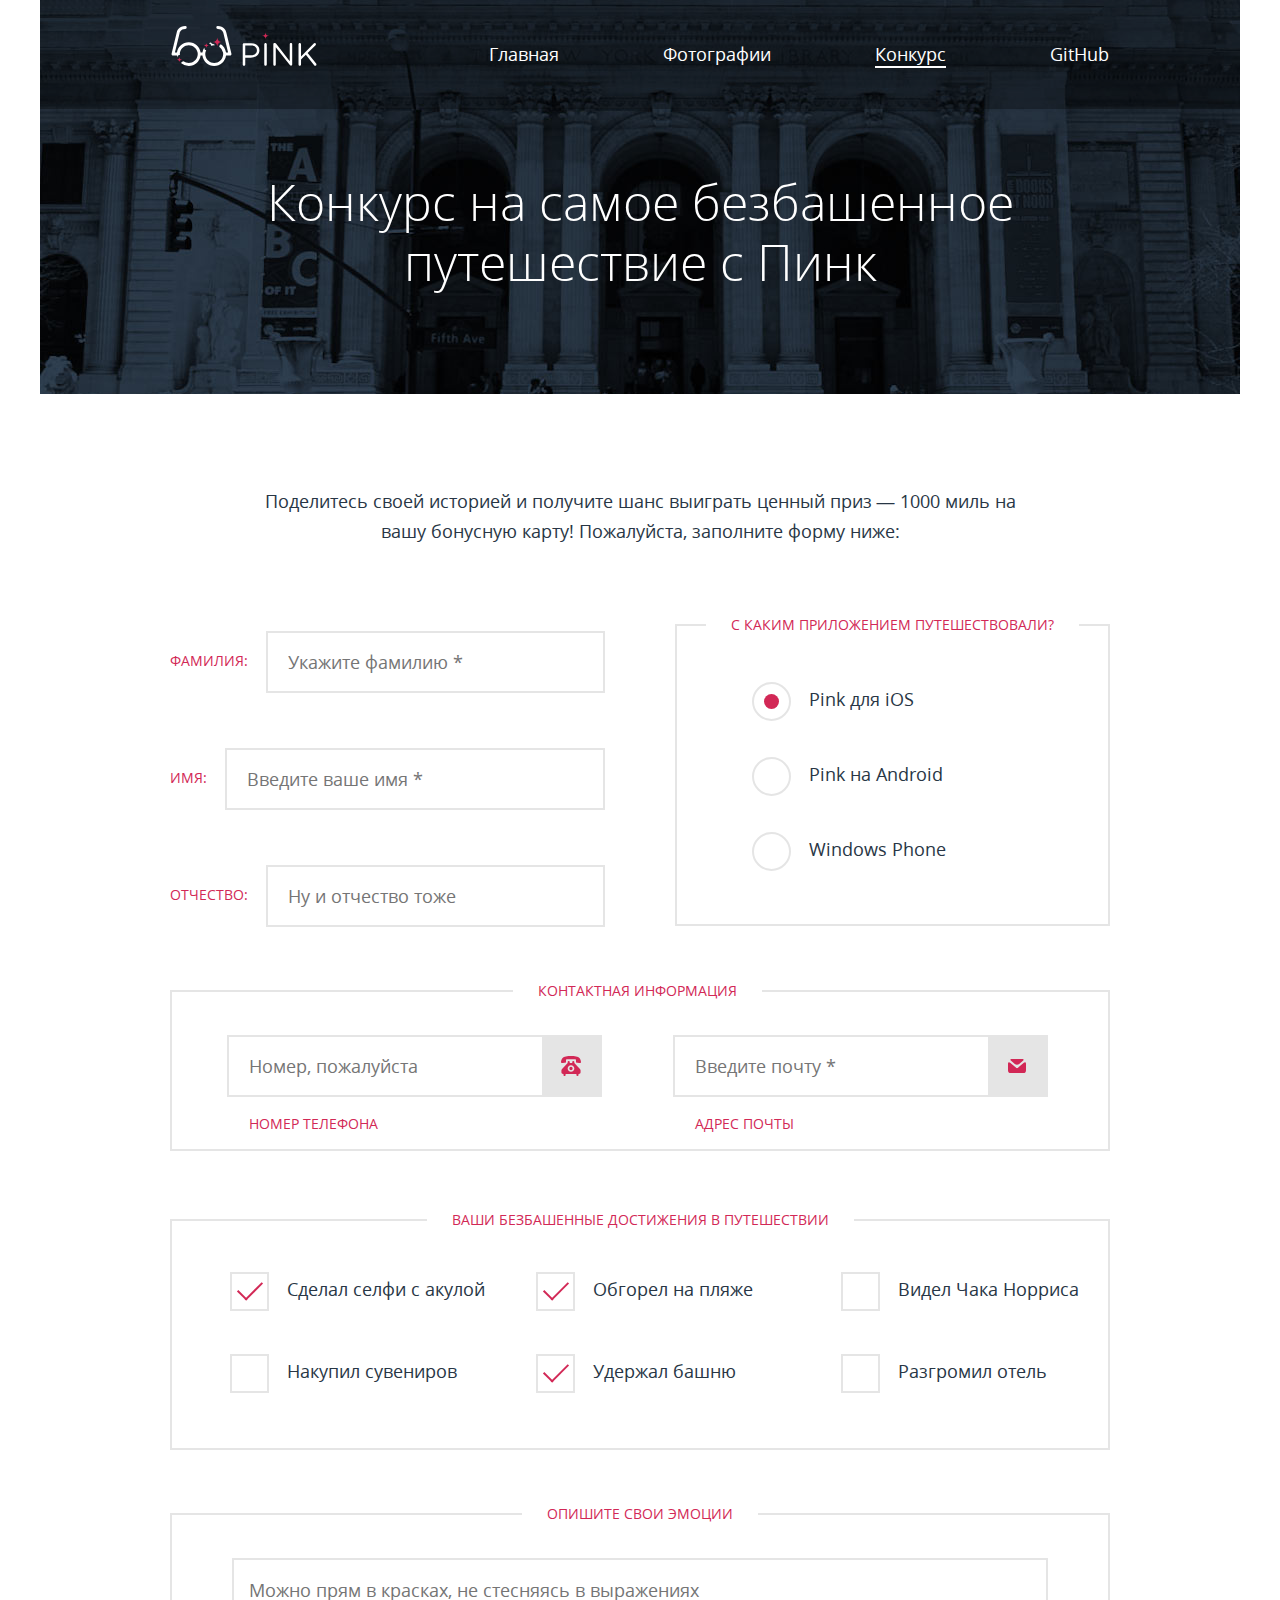
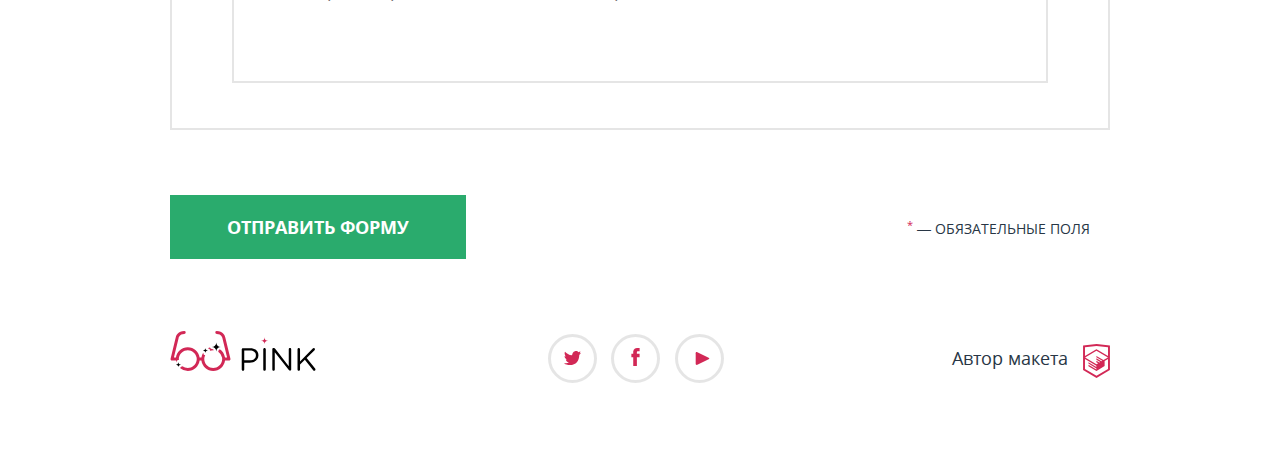
<file: form.html>
<!DOCTYPE html><html lang="ru"><head><meta charset="UTF-8"><meta name="viewport" content="width=device-width,initial-scale=1"><meta http-equiv="X-UA-Compatible" content="ie=edge"><meta name="description" content="Приложение поднимающее настроение"><link rel="preload" href="fonts/opensans.woff2" as="font"><link rel="preload" href="fonts/opensansbold.woff2" as="font"><link rel="preload" href="fonts/opensanslight.woff2" as="font"><link rel="stylesheet" href="css/first-style.min.css"><link rel="stylesheet" href="css/main-style.min.css" media="none" onload="if(media!='all')media='all'"><noscript><link rel="stylesheet" href="css/main-style.min.css"></noscript><title>Pink</title></head><body class="form-page"><div style="display:none"><svg xmlns="http://www.w3.org/2000/svg"><symbol id="icon-logo-facebook" viewbox="0 0 8.673 18.944"><path d="M6.275 3.357h2.398V0H5.795C2.656.181 1.54 2.387 1.948 6.115H0v3.517h1.958v9.312h3.837V9.632h2.857V6.115H5.786c-.021-1.045-.036-2.406.489-2.758z"></path></symbol><symbol id="icon-logo-htmlacademy" viewbox="0 0 26.943 34.09"><path d="M13.62.017L13.472 0 0 1.412v24.661l13.472 8.017 13.43-7.99.042-.026V1.412L13.62.017zm11.399 12.11L13.495 5.334l-.001-.104-.087.05-.088-.056v.109L1.925 12.118V3.147l11.547-1.212 11.547 1.212v8.98zm-11.614-5.34L24.923 13.5l-4.479 2.64-7.093-4.221-.013 1.415 5.904 3.513-.86.507-5.031-2.992-.013 1.415 3.827 2.275-.782.523-3.032-1.787-.013 1.413 1.852 1.091-1.8 1.081-11.356-6.751 11.371-6.835zm-11.48 8.34l11.411 6.791.015 1.044-7.941-4.728-.015 1.416 7.979 4.796.017 1.076-7.972-4.741-.013 1.415 8.021 4.821.045.026 8.143-4.872v-1.268l-.011-.148v-3.761l3.415-2.036v10.02L13.472 31.85 1.925 24.979v-9.852z"></path></symbol><symbol id="icon-logo-pink-blue-desktop" viewbox="0 0 146.3 40.375"><path d="M71.874 18.661c0-.708.58-1.288 1.256-1.288h7.18c5.087 0 8.436 2.704 8.436 7.146v.063c0 4.86-4.057 7.373-8.854 7.373h-5.475v6.825c0 .708-.58 1.287-1.289 1.287-.676 0-1.256-.58-1.256-1.287l.002-20.119zm8.114 10.98c3.734 0 6.182-1.996 6.182-4.959v-.062c0-3.221-2.414-4.894-6.053-4.894h-5.699v9.917h5.57v-.002zM93.603 18.5c0-.708.579-1.288 1.255-1.288.709 0 1.288.58 1.288 1.288v20.283a1.29 1.29 0 0 1-1.288 1.287c-.676 0-1.255-.579-1.255-1.287V18.5zm9.141.032c0-.676.58-1.256 1.256-1.256h.354c.58 0 .935.29 1.288.74l13.684 17.45V18.468c0-.676.547-1.256 1.256-1.256.676 0 1.225.58 1.225 1.256v20.349c0 .677-.48 1.19-1.158 1.19h-.129c-.548 0-.936-.321-1.318-.772l-13.976-17.867v17.449c0 .677-.547 1.257-1.257 1.257-.676 0-1.223-.58-1.223-1.257V18.532h-.002zm25.429-.032c0-.708.58-1.288 1.257-1.288.708 0 1.286.58 1.286 1.288v12.331l12.848-13.168c.29-.257.579-.451.998-.451.676 0 1.225.612 1.225 1.256 0 .354-.162.644-.42.901l-7.984 7.92 8.564 10.561c.225.291.354.547.354.936 0 .676-.577 1.288-1.285 1.288-.482 0-.807-.259-1.03-.58l-8.401-10.464-4.863 4.861v4.895a1.29 1.29 0 0 1-1.286 1.288c-.677 0-1.257-.58-1.257-1.288V18.5h-.006z"></path><path fill="#D22856" d="M98.498 9.875a3.623 3.623 0 0 1-3.623-3.624 3.625 3.625 0 0 1-3.625 3.624 3.625 3.625 0 0 1 3.625 3.624 3.623 3.623 0 0 1 3.623-3.624z"></path><g fill="#D22856"><path d="M43.094 19.313c.246 0 .489.014.73.033a2.491 2.491 0 0 0-2.136-1.221 1.994 1.994 0 0 1-1.884-1.354c-.727.208-1.425.482-2.089.816.062.017.122.038.188.038a2 2 0 0 1 2 2c0 .096-.015.188-.028.281 1-.382 2.084-.593 3.219-.593z"></path><path d="M60.462 28.016L55.287 6.651C54.926 4.303 52.694 0 46.688 0a1.5 1.5 0 1 0 0 3c4.856 0 5.575 3.729 5.639 4.143l4.767 19.701h-2.073c-.445-3.557-2.453-6.628-5.305-8.522a2.503 2.503 0 0 0-1.529 2.303c0 .088-.015.171-.026.256a9.034 9.034 0 0 1 3.829 5.965c.082.488.135.987.135 1.5 0 .512-.053 1.012-.135 1.5-.716 4.271-4.421 7.53-8.896 7.53-4.475 0-8.181-3.259-8.896-7.53a9.035 9.035 0 0 1-.135-1.5c0-.513.053-1.012.135-1.5a8.945 8.945 0 0 1 .808-2.484 1.994 1.994 0 0 1-1.852-1.984.739.739 0 0 0-.192-.488 11.95 11.95 0 0 0-1.795 4.957h-1.82c-.741-5.927-5.802-10.531-11.927-10.531S6.235 20.917 5.493 26.844H3.42L8.187 7.143C8.25 6.729 8.97 3 13.826 3a1.5 1.5 0 1 0 0-3C7.82 0 5.588 4.303 5.227 6.651L.052 28.016c-.266 1.109.531 1.826 1.426 1.826.012 0 .023.004.036.004h3.982c.079.629.215 1.237.387 1.831a.726.726 0 0 0 .102-.354 2 2 0 0 1 2-2c.166 0 .324.024.478.062a8.337 8.337 0 0 1-.074-1.042c0-.512.053-1.011.135-1.5.715-4.271 4.421-7.531 8.896-7.531s8.18 3.26 8.896 7.531c.082.489.135.988.135 1.5s-.053 1.012-.135 1.5c-.715 4.272-4.421 7.531-8.896 7.531a8.959 8.959 0 0 1-5.386-1.794c-.35.302-.8.491-1.299.491a.75.75 0 0 0-.749.748c0 .289-.065.563-.176.812a11.94 11.94 0 0 0 7.614 2.743c6.125 0 11.185-4.604 11.927-10.529h1.814c.742 5.926 5.802 10.529 11.927 10.529s11.186-4.604 11.927-10.529H59c.012 0 .023-.005.036-.005.895.002 1.692-.715 1.426-1.824z"></path></g><path d="M50.686 16.125a4.499 4.499 0 0 1-4.499-4.499 4.499 4.499 0 0 1-4.499 4.499 4.499 4.499 0 0 1 4.499 4.499 4.498 4.498 0 0 1 4.499-4.499zm-12.782 3.501a2.748 2.748 0 0 1-2.749-2.749 2.748 2.748 0 0 1-2.749 2.749 2.747 2.747 0 0 1 2.749 2.749 2.748 2.748 0 0 1 2.749-2.749zm-27.17 14.446a2.748 2.748 0 0 1-2.749-2.75c0 1.52-1.23 2.75-2.749 2.75a2.747 2.747 0 0 1 2.749 2.748 2.748 2.748 0 0 1 2.749-2.748z"></path></symbol><symbol id="icon-logo-pink-blue-mobile" viewbox="0 0 146.3 40.375"><path d="M71.874 18.661c0-.708.58-1.288 1.256-1.288h7.18c5.087 0 8.436 2.704 8.436 7.146v.063c0 4.86-4.057 7.373-8.854 7.373h-5.475v6.825c0 .708-.58 1.287-1.289 1.287-.676 0-1.256-.58-1.256-1.287l.002-20.119zm8.114 10.98c3.734 0 6.182-1.996 6.182-4.959v-.062c0-3.221-2.414-4.894-6.053-4.894h-5.699v9.917h5.57v-.002zM93.603 18.5c0-.708.579-1.288 1.255-1.288.709 0 1.288.58 1.288 1.288v20.283a1.29 1.29 0 0 1-1.288 1.287c-.676 0-1.255-.579-1.255-1.287V18.5zm9.141.032c0-.676.58-1.256 1.256-1.256h.354c.58 0 .935.29 1.288.74l13.684 17.45V18.468c0-.676.547-1.256 1.256-1.256.676 0 1.225.58 1.225 1.256v20.349c0 .677-.48 1.19-1.158 1.19h-.129c-.548 0-.936-.321-1.318-.772l-13.976-17.867v17.449c0 .677-.547 1.257-1.257 1.257-.676 0-1.223-.58-1.223-1.257V18.532h-.002zm25.429-.032c0-.708.58-1.288 1.257-1.288.708 0 1.286.58 1.286 1.288v12.331l12.848-13.16c.29-.257.579-.451.998-.451.676 0 1.225.612 1.225 1.256 0 .354-.162.644-.42.901l-7.984 7.92 8.564 10.561c.225.291.354.547.354.936 0 .676-.577 1.288-1.285 1.288-.482 0-.807-.259-1.03-.58l-8.401-10.464-4.863 4.861v4.895a1.29 1.29 0 0 1-1.286 1.288c-.677 0-1.257-.58-1.257-1.288V18.5h-.006z"></path><path fill="#D22856" d="M60.462 28.016L55.287 6.651C54.926 4.303 52.694 0 46.688 0a1.5 1.5 0 1 0 0 3c4.856 0 5.575 3.729 5.639 4.143l4.767 19.701h-2.073c-.742-5.927-5.802-10.531-11.927-10.531s-11.186 4.604-11.927 10.531h-1.82c-.741-5.927-5.802-10.531-11.927-10.531S6.235 20.917 5.493 26.844H3.42L8.187 7.143C8.25 6.729 8.97 3 13.826 3a1.5 1.5 0 1 0 0-3C7.82 0 5.588 4.303 5.227 6.651L.052 28.016c-.266 1.109.531 1.826 1.426 1.826.012 0 .023.004.036.004h3.982c.741 5.926 5.802 10.53 11.927 10.53s11.185-4.604 11.927-10.53h1.814c.742 5.926 5.802 10.53 11.927 10.53s11.186-4.604 11.927-10.53H59c.012 0 .023-.004.036-.004.895 0 1.692-.717 1.426-1.826zm-34.147 1.828c-.715 4.272-4.421 7.531-8.896 7.531s-8.18-3.259-8.896-7.531c-.082-.488-.135-.988-.135-1.5s.053-1.011.135-1.5c.715-4.271 4.421-7.531 8.896-7.531s8.18 3.26 8.896 7.531c.082.489.135.988.135 1.5s-.053 1.011-.135 1.5zm25.675 0c-.716 4.272-4.421 7.531-8.896 7.531-4.475 0-8.181-3.259-8.896-7.531-.082-.488-.135-.988-.135-1.5s.053-1.011.135-1.5c.716-4.271 4.421-7.531 8.896-7.531 4.475 0 8.181 3.26 8.896 7.531.082.489.135.988.135 1.5s-.053 1.011-.135 1.5z"></path></symbol><symbol id="icon-logo-pink-white-desktop" viewbox="0 0 146.3 40.375"><path d="M71.874 18.661c0-.708.58-1.288 1.256-1.288h7.18c5.087 0 8.436 2.704 8.436 7.146v.064c0 4.861-4.057 7.373-8.854 7.373h-5.475v6.825c0 .708-.58 1.288-1.288 1.288-.676 0-1.256-.58-1.256-1.288v-20.12zm8.114 10.98c3.734 0 6.182-1.996 6.182-4.959v-.063c0-3.22-2.414-4.894-6.053-4.894h-5.699v9.917h5.57v-.001zM93.603 18.5c0-.708.579-1.288 1.255-1.288.709 0 1.288.58 1.288 1.288v20.283a1.29 1.29 0 0 1-1.288 1.287c-.676 0-1.255-.579-1.255-1.287V18.5zm9.141.032c0-.676.58-1.256 1.256-1.256h.354c.58 0 .935.29 1.288.74l13.684 17.45V18.468c0-.676.547-1.256 1.256-1.256.676 0 1.224.58 1.224 1.256v20.349c0 .676-.481 1.19-1.158 1.19h-.129c-.548 0-.935-.321-1.319-.772l-13.975-17.868v17.45c0 .676-.547 1.256-1.256 1.256-.676 0-1.223-.58-1.223-1.256V18.532h-.002zm25.429-.032c0-.708.58-1.288 1.257-1.288.708 0 1.286.58 1.286 1.288v12.331l12.848-13.168c.29-.257.579-.451.998-.451.676 0 1.225.612 1.225 1.256 0 .354-.162.644-.42.901l-7.984 7.92 8.564 10.561c.225.291.354.547.354.935 0 .676-.578 1.288-1.286 1.288-.483 0-.806-.258-1.03-.58l-8.402-10.463-4.863 4.861v4.894a1.29 1.29 0 0 1-1.286 1.288c-.677 0-1.257-.58-1.257-1.288V18.5h-.004z"></path><path fill="#D22856" d="M98.498 9.875a3.623 3.623 0 0 1-3.623-3.624 3.625 3.625 0 0 1-3.625 3.624 3.625 3.625 0 0 1 3.625 3.624 3.623 3.623 0 0 1 3.623-3.624z"></path><path d="M43.094 19.313c.246 0 .489.014.73.033a2.491 2.491 0 0 0-2.136-1.221 1.994 1.994 0 0 1-1.884-1.354c-.727.208-1.425.482-2.089.816.062.017.122.038.188.038a2 2 0 0 1 2 2c0 .096-.015.188-.028.281 1-.382 2.084-.593 3.219-.593z"></path><path d="M60.462 28.016L55.287 6.651C54.926 4.303 52.694 0 46.688 0a1.5 1.5 0 1 0 0 3c4.856 0 5.575 3.729 5.639 4.143l4.767 19.701h-2.073c-.445-3.557-2.453-6.628-5.305-8.522a2.503 2.503 0 0 0-1.529 2.303c0 .088-.015.171-.026.256a9.034 9.034 0 0 1 3.829 5.964c.082.489.135.988.135 1.5s-.053 1.012-.135 1.5c-.716 4.272-4.421 7.531-8.896 7.531-4.475 0-8.181-3.259-8.896-7.531-.082-.488-.135-.988-.135-1.5s.053-1.011.135-1.5a8.949 8.949 0 0 1 .808-2.483 1.995 1.995 0 0 1-1.852-1.985.743.743 0 0 0-.192-.489 11.954 11.954 0 0 0-1.795 4.958h-1.82c-.741-5.927-5.802-10.531-11.927-10.531S6.235 20.917 5.493 26.844H3.42L8.187 7.143C8.25 6.729 8.97 3 13.826 3a1.5 1.5 0 1 0 0-3C7.82 0 5.588 4.303 5.227 6.651L.052 28.016c-.266 1.109.531 1.826 1.426 1.826.012 0 .023.004.036.004h3.982c.079.628.215 1.237.387 1.831a.726.726 0 0 0 .102-.354 2 2 0 0 1 2-2c.166 0 .324.025.478.063a8.337 8.337 0 0 1-.074-1.042c0-.512.053-1.011.135-1.5.715-4.271 4.421-7.531 8.896-7.531s8.18 3.26 8.896 7.531c.082.489.135.988.135 1.5s-.053 1.012-.135 1.5c-.715 4.272-4.421 7.531-8.896 7.531a8.959 8.959 0 0 1-5.386-1.794c-.35.302-.8.491-1.299.491a.75.75 0 0 0-.749.748c0 .29-.065.564-.176.812a11.94 11.94 0 0 0 7.614 2.743c6.125 0 11.185-4.604 11.927-10.53h1.814c.742 5.926 5.802 10.53 11.927 10.53s11.186-4.604 11.927-10.53H59c.012 0 .023-.004.036-.004.895.001 1.692-.716 1.426-1.825z"></path><path fill="#D22856" d="M50.686 16.125a4.499 4.499 0 0 1-4.499-4.499 4.499 4.499 0 0 1-4.499 4.499 4.499 4.499 0 0 1 4.499 4.499 4.498 4.498 0 0 1 4.499-4.499zm-12.782 3.501a2.748 2.748 0 0 1-2.749-2.749 2.748 2.748 0 0 1-2.749 2.749 2.747 2.747 0 0 1 2.749 2.749 2.748 2.748 0 0 1 2.749-2.749zm-27.17 14.446a2.748 2.748 0 0 1-2.749-2.75c0 1.52-1.23 2.75-2.749 2.75a2.747 2.747 0 0 1 2.749 2.748 2.748 2.748 0 0 1 2.749-2.748z"></path></symbol><symbol id="icon-logo-pink-white-mobile" viewbox="0 0 74.426 22.859"><path d="M0 1.449C0 .741.58.161 1.256.161h7.18c5.087 0 8.436 2.704 8.436 7.147v.064c0 4.861-4.057 7.373-8.854 7.373H2.544v6.825c0 .708-.58 1.288-1.288 1.288C.58 22.859 0 22.279 0 21.571V1.449zm8.114 10.979c3.734 0 6.182-1.996 6.182-4.958v-.065c0-3.22-2.415-4.894-6.054-4.894H2.544v9.917h5.57zm13.615-11.14C21.729.58 22.308 0 22.983 0c.709 0 1.288.58 1.288 1.288v20.283c0 .708-.579 1.288-1.288 1.288-.676 0-1.255-.58-1.255-1.288V1.288zm9.141.032c0-.676.579-1.256 1.256-1.256h.354c.58 0 .934.29 1.288.74l13.684 17.45V1.256A1.256 1.256 0 0 1 48.707 0c.676 0 1.223.58 1.223 1.256v20.348c0 .676-.482 1.191-1.158 1.191h-.129c-.548 0-.934-.322-1.32-.772L33.349 4.153v17.45c0 .676-.547 1.256-1.255 1.256-.677 0-1.224-.58-1.224-1.256V1.32zm25.43-.032C56.3.58 56.879 0 57.556 0c.708 0 1.287.58 1.287 1.288v12.331L71.689.451c.29-.258.58-.451.999-.451.676 0 1.224.612 1.224 1.256 0 .354-.161.644-.419.901l-7.984 7.92 8.564 10.561c.225.29.354.547.354.934 0 .676-.579 1.288-1.287 1.288-.483 0-.806-.258-1.03-.58l-8.403-10.463-4.862 4.861v4.894c0 .708-.579 1.288-1.287 1.288-.677 0-1.256-.58-1.256-1.288V1.288z"></path></symbol><symbol id="icon-logo-pink-white-tablet" viewbox="0 0 146.3 40.375"><path d="M71.874 18.661c0-.708.58-1.288 1.256-1.288h7.18c5.087 0 8.436 2.704 8.436 7.146v.064c0 4.861-4.057 7.373-8.854 7.373h-5.475v6.825c0 .708-.58 1.288-1.288 1.288-.676 0-1.256-.58-1.256-1.288v-20.12zm8.114 10.98c3.734 0 6.182-1.996 6.182-4.959v-.063c0-3.22-2.414-4.894-6.053-4.894h-5.699v9.917h5.57v-.001zM93.603 18.5c0-.708.579-1.288 1.255-1.288.709 0 1.288.58 1.288 1.288v20.283a1.29 1.29 0 0 1-1.288 1.287c-.676 0-1.255-.579-1.255-1.287V18.5zm9.141.032c0-.676.58-1.256 1.256-1.256h.354c.58 0 .935.29 1.288.74l13.684 17.45V18.468c0-.676.547-1.256 1.256-1.256.676 0 1.224.58 1.224 1.256v20.349c0 .676-.481 1.19-1.158 1.19h-.129c-.548 0-.935-.321-1.319-.772l-13.975-17.868v17.45c0 .676-.547 1.256-1.256 1.256-.676 0-1.223-.58-1.223-1.256V18.532h-.002zm25.429-.032c0-.708.58-1.288 1.257-1.288.708 0 1.286.58 1.286 1.288v12.331l12.848-13.168c.29-.257.579-.451.998-.451.676 0 1.225.612 1.225 1.256 0 .354-.162.644-.42.901l-7.984 7.92 8.564 10.561c.225.291.354.547.354.935 0 .676-.578 1.288-1.286 1.288-.483 0-.806-.258-1.03-.58l-8.402-10.463-4.863 4.861v4.894a1.29 1.29 0 0 1-1.286 1.288c-.677 0-1.257-.58-1.257-1.288V18.5h-.004zm-67.711 9.516L55.287 6.651C54.926 4.303 52.694 0 46.688 0a1.5 1.5 0 1 0 0 3c4.856 0 5.575 3.729 5.639 4.143l4.767 19.701h-2.073c-.742-5.927-5.802-10.531-11.927-10.531s-11.186 4.604-11.927 10.531h-1.82c-.741-5.927-5.802-10.531-11.927-10.531S6.235 20.917 5.493 26.844H3.42L8.187 7.143C8.25 6.729 8.97 3 13.826 3a1.5 1.5 0 1 0 0-3C7.82 0 5.588 4.303 5.227 6.651L.052 28.016c-.266 1.109.531 1.826 1.426 1.826.012 0 .023.004.036.004h3.982c.741 5.926 5.802 10.53 11.927 10.53s11.185-4.604 11.927-10.53h1.814c.742 5.926 5.802 10.53 11.927 10.53s11.186-4.604 11.927-10.53H59c.012 0 .023-.004.036-.004.895 0 1.692-.717 1.426-1.826zm-34.147 1.828c-.715 4.272-4.421 7.531-8.896 7.531-4.475 0-8.18-3.259-8.896-7.531-.082-.488-.135-.988-.135-1.5s.053-1.011.135-1.5c.715-4.271 4.421-7.531 8.896-7.531 4.475 0 8.18 3.26 8.896 7.531.082.489.135.988.135 1.5s-.053 1.011-.135 1.5zm25.675 0c-.716 4.272-4.421 7.531-8.896 7.531-4.475 0-8.181-3.259-8.896-7.531-.082-.488-.135-.988-.135-1.5s.053-1.011.135-1.5c.716-4.271 4.421-7.531 8.896-7.531 4.475 0 8.181 3.26 8.896 7.531.082.489.135.988.135 1.5s-.053 1.011-.135 1.5z"></path></symbol><symbol id="icon-logo-twitter" viewbox="0 0 17.5 14.663"><path fill-rule="evenodd" clip-rule="evenodd" d="M11.283.153c1.736-.485 3.074.263 3.685 1.151.694-.226 1.372-.47 2.072-.691-.004.841-.538 1.478-.883 1.727.704.166 1.343-.48 1.343-.48-.175.976-1.035 1.746-1.611 1.977-.239 6.592-3.272 10.956-10.382 10.823h-.46c-.422 0-4.29-.45-5.047-1.843 2.341.192 4.011-.412 4.835-1.15-.989-.293-2.761-.464-3.07-2.881.362.105.583.223 1.228.117C1.757 8.067.385 7.366.461 5.218c.294.32 1.1.523 1.381.461C1.117 5.444-.188 2.398.921.843 2.794 2.654 4.769 4.364 8.29 4.528 8.506 2.288 9.461.787 11.283.153z"></path></symbol><symbol id="icon-logo-youtube" viewbox="0 0 14.64 13.96"><path d="M1.775 13.78C.799 14.257 0 13.758 0 12.671V1.29C0 .202.799-.295 1.775.181l12.133 5.932c.975.478.975 1.258 0 1.736L1.775 13.78z"></path></symbol><symbol id="icon-menu-burger" viewbox="0 0 49.945 24.007"><path d="M1.137 0C.51 0 0 .428 0 1.01v1.981c0 .558.494 1.01 1.139 1.01H48.81c.628 0 1.138-.428 1.138-1.01V1.01c0-.558-.494-1.01-1.138-1.01H1.137zm0 10.003c-.627 0-1.137.428-1.137 1.01v1.98c0 .557.494 1.01 1.139 1.01H48.81c.628 0 1.138-.428 1.138-1.01v-1.98c0-.558-.494-1.01-1.138-1.01H1.137zm0 10.002C.51 20.005 0 20.434 0 21.016v1.981c0 .557.494 1.01 1.139 1.01H48.81c.628 0 1.138-.428 1.138-1.01v-1.981c0-.558-.494-1.011-1.138-1.011H1.137z"></path><path d="M1.137 0C.51 0 0 .428 0 1.01v1.981c0 .558.494 1.01 1.139 1.01H48.81c.628 0 1.138-.428 1.138-1.01V1.01c0-.558-.494-1.01-1.138-1.01H1.137zm0 10.003c-.627 0-1.137.428-1.137 1.01v1.98c0 .557.494 1.01 1.139 1.01H48.81c.628 0 1.138-.428 1.138-1.01v-1.98c0-.558-.494-1.01-1.138-1.01H1.137zm0 10.002C.51 20.005 0 20.434 0 21.016v1.981c0 .557.494 1.01 1.139 1.01H48.81c.628 0 1.138-.428 1.138-1.01v-1.981c0-.558-.494-1.011-1.138-1.011H1.137z"></path></symbol><symbol id="icon-menu-cross" viewbox="0 0 23.867 23.867"><path d="M15.087 11.933l8.56-8.559a.75.75 0 0 0 0-1.061L21.554.22a.747.747 0 0 0-1.06 0l-8.561 8.56L3.373.22a.771.771 0 0 0-1.061 0L.22 2.313a.75.75 0 0 0 0 1.061l8.56 8.559-8.56 8.559a.751.751 0 0 0 0 1.062l2.093 2.094a.744.744 0 0 0 1.06 0l8.561-8.56 8.56 8.56a.746.746 0 0 0 1.06 0l2.093-2.094a.751.751 0 0 0 0-1.062l-8.56-8.559z"></path></symbol></svg></div><header class="page-header"><div class="page-header__logo-btn page-header__logo-btn--no-js"><a href="index.html" aria-label="Логотип сайта Pink" class="page-header__link"><svg class="page-header__logo page-header__logo--mobile" width="75" height="24"><use xlink:href="#icon-logo-pink-white-mobile"></use></svg> <svg class="page-header__logo page-header__logo--tablet" width="146" height="40"><use xlink:href="#icon-logo-pink-white-tablet"></use></svg> </a><button type="button" class="page-header__toggler" aria-label="Открыть или Закрыть Меню"><svg class="page-header__toggler-svg--cross" width="25" height="24"><use xlink:href="#icon-menu-cross"></use></svg> <svg class="page-header__toggler-svg--burger" width="50" height="24"><use xlink:href="#icon-menu-burger"></use></svg></button></div><nav class="main-nav"><a href="index.html" aria-label="Логотип сайта Pink"><svg class="page-header__logo page-header__logo--desktop" width="146" height="40"><use xlink:href="#icon-logo-pink-white-desktop"></use></svg></a><ul class="main-nav__list"><li class="main-nav__item"><a href="index.html" class="main-nav__link">Главная</a></li><li class="main-nav__item"><a href="photo.html" class="main-nav__link">Фотографии</a></li><li class="main-nav__item"><a href="#" class="main-nav__link main-nav__link--active">Конкурс</a></li><li class="main-nav__item"><a href="https://github.com/waytolax" class="main-nav__link">GitHub</a></li></ul></nav><div class="page-header__background"></div></header><main class="review-section"><h1 class="visually-hidden" tabindex="0">Форма для участия в конкурсе</h1><p class="review-section__legend" tabindex="0">Поделитесь своей историей и получите шанс выиграть ценный приз — 1000 миль на вашу бонусную карту! <span class="review-section__legend--desktop">Пожалуйста, заполните форму ниже:</span></p><form action="#" class="form"><fieldset class="form__fieldset form__fieldset--info"><div class="form__fieldset--info-wrapper"><label for="last_name" class="form__label">фамилия:</label> <input class="form__input" id="last_name" placeholder="Укажите фамилию *" name="last-name" required=""></div><div class="form__fieldset--info-wrapper"><label for="first_name" class="form__label">имя:</label> <input class="form__input" id="first_name" placeholder="Введите ваше имя *" required=""></div><div class="form__fieldset--info-wrapper"><label for="middle_name" class="form__label">отчество:</label> <input class="form__input" id="middle_name" placeholder="Ну и отчество тоже"></div></fieldset><fieldset class="form__fieldset form__fieldset--achieve"><legend class="form__legend" tabindex="0">Ваши безбашенные достижения в путешествии</legend><div class="form__inner"><input type="checkbox" id="achieve-selfi" checked=""> <label for="achieve-selfi" class="form__label">Сделал селфи с акулой</label> <input type="checkbox" id="achieve-beach" checked=""> <label for="achieve-beach" class="form__label">Обгорел на пляже</label> <input type="checkbox" id="achieve-chuck"> <label for="achieve-chuck" class="form__label">Видел Чака Норриса</label> <input type="checkbox" id="achieve-souvenir"> <label for="achieve-souvenir" class="form__label">Накупил сувениров</label> <input type="checkbox" id="achieve-tower" checked=""> <label for="achieve-tower" class="form__label">Удержал башню</label> <input type="checkbox" id="achieve-destroy"> <label for="achieve-destroy" class="form__label">Разгромил отель</label></div></fieldset><fieldset class="form__fieldset form__fieldset--contact"><legend class="form__legend">Контактная информация</legend><div class="form__inner"><div class="form__fieldset--contact-wrapper"><label for="phone-number" class="form__label">Номер телефона</label> <input class="form__input" type="tel" id="phone-number" placeholder="Номер, пожалуйста" pattern="[0-9]{1}-[0-9]{3}-[0-9]{7}"></div><div class="form__fieldset--contact-wrapper"><label for="email-adress" class="form__label">адрес почты</label> <input class="form__input" type="email" id="email-adress" placeholder="Введите почту *" required=""></div></div></fieldset><fieldset class="form__fieldset form__fieldset--app"><legend class="form__legend" tabindex="0">С каким приложением путешествовали?</legend><div class="form__inner"><input type="radio" name="app" id="app-ios" checked=""> <label for="app-ios" class="form__label">Pink для iOS</label> <input type="radio" name="app" id="app-android"> <label for="app-android" class="form__label">Pink на Android</label> <input type="radio" name="app" id="app-win"> <label for="app-win" class="form__label">Windows Phone</label></div></fieldset><fieldset class="form__fieldset form__fieldset--review"><legend class="form__legend" tabindex="0">Опишите свои эмоции</legend><textarea rows="5" placeholder="Можно прям в красках, не стесняясь в выражениях"></textarea></fieldset><div class="form__button-wrapper"><button class="form__button form__button--submit" type="submit" name="button">Отправить форму</button><p class="form__required" tabindex="0"><sup>*</sup> — обязательные поля</p></div></form><div class="form-popup form-popup--success"><h2 class="form-popup__title" tabindex="0">Ваша заявка отправлена</h2><p class="form-popup__text" tabindex="0">Спасибо за ваше участие, ваша заявка уже поступила к нам. В ближайшее время мы рассмотрим ее и оповестим вас.</p><div class="form-popup__inner"><button type="button" class="form__button form__button--close">ЗАКРЫТЬ ОКНО</button></div></div></main><footer class="page-footer"><div class="page-footer__logo"><a class="page-footer__link" href="index.html" aria-label="Логотип сайта Pink"><svg class="page-footer__svg-mobile" width="146" height="40"><use xlink:href="#icon-logo-pink-blue-mobile"></use></svg> <svg class="page-footer__svg-desktop" width="146" height="40"><use xlink:href="#icon-logo-pink-blue-desktop"></use></svg></a></div><ul class="page-footer__social social-list" aria-label="Наши социальные сети" tabindex="0"><li class="social-list__item"><a class="social-list__link social-list__link--twitter" href="https://twitter.com" aria-label="twitter"><svg width="19" height="14"><use xlink:href="#icon-logo-twitter"></use></svg></a></li><li class="social-list__item"><a class="social-list__link social-list__link--facebook" href="https://ru-ru.facebook.com" aria-label="facebook"><svg width="9" height="18"><use xlink:href="#icon-logo-facebook"></use></svg></a></li><li class="social-list__item"><a class="social-list__link social-list__link--youtube" href="https://www.youtube.com" aria-label="youtube"><svg width="15" height="13"><use xlink:href="#icon-logo-youtube"></use></svg></a></li></ul><div class="page-footer__copyright copyright"><b class="copyright__text" tabindex="0">Автор макета </b><a class="copyright__link" href="https://htmlacademy.ru/intensive/adaptive" target="_blank" aria-label="HTML Академия"><svg width="27" height="34"><use xlink:href="#icon-logo-htmlacademy"></use></svg></a></div></footer><script>var background = document.querySelector('.page-header__background');
    var isChrome = !!window.chrome && !!window.chrome.webstore;

    if (isChrome) {
        background.classList.add('webp');
    }</script><script async="" src="./js/toggler.min.js"></script><script async="" src="./js/popups.min.js"></script></body></html>
</file>
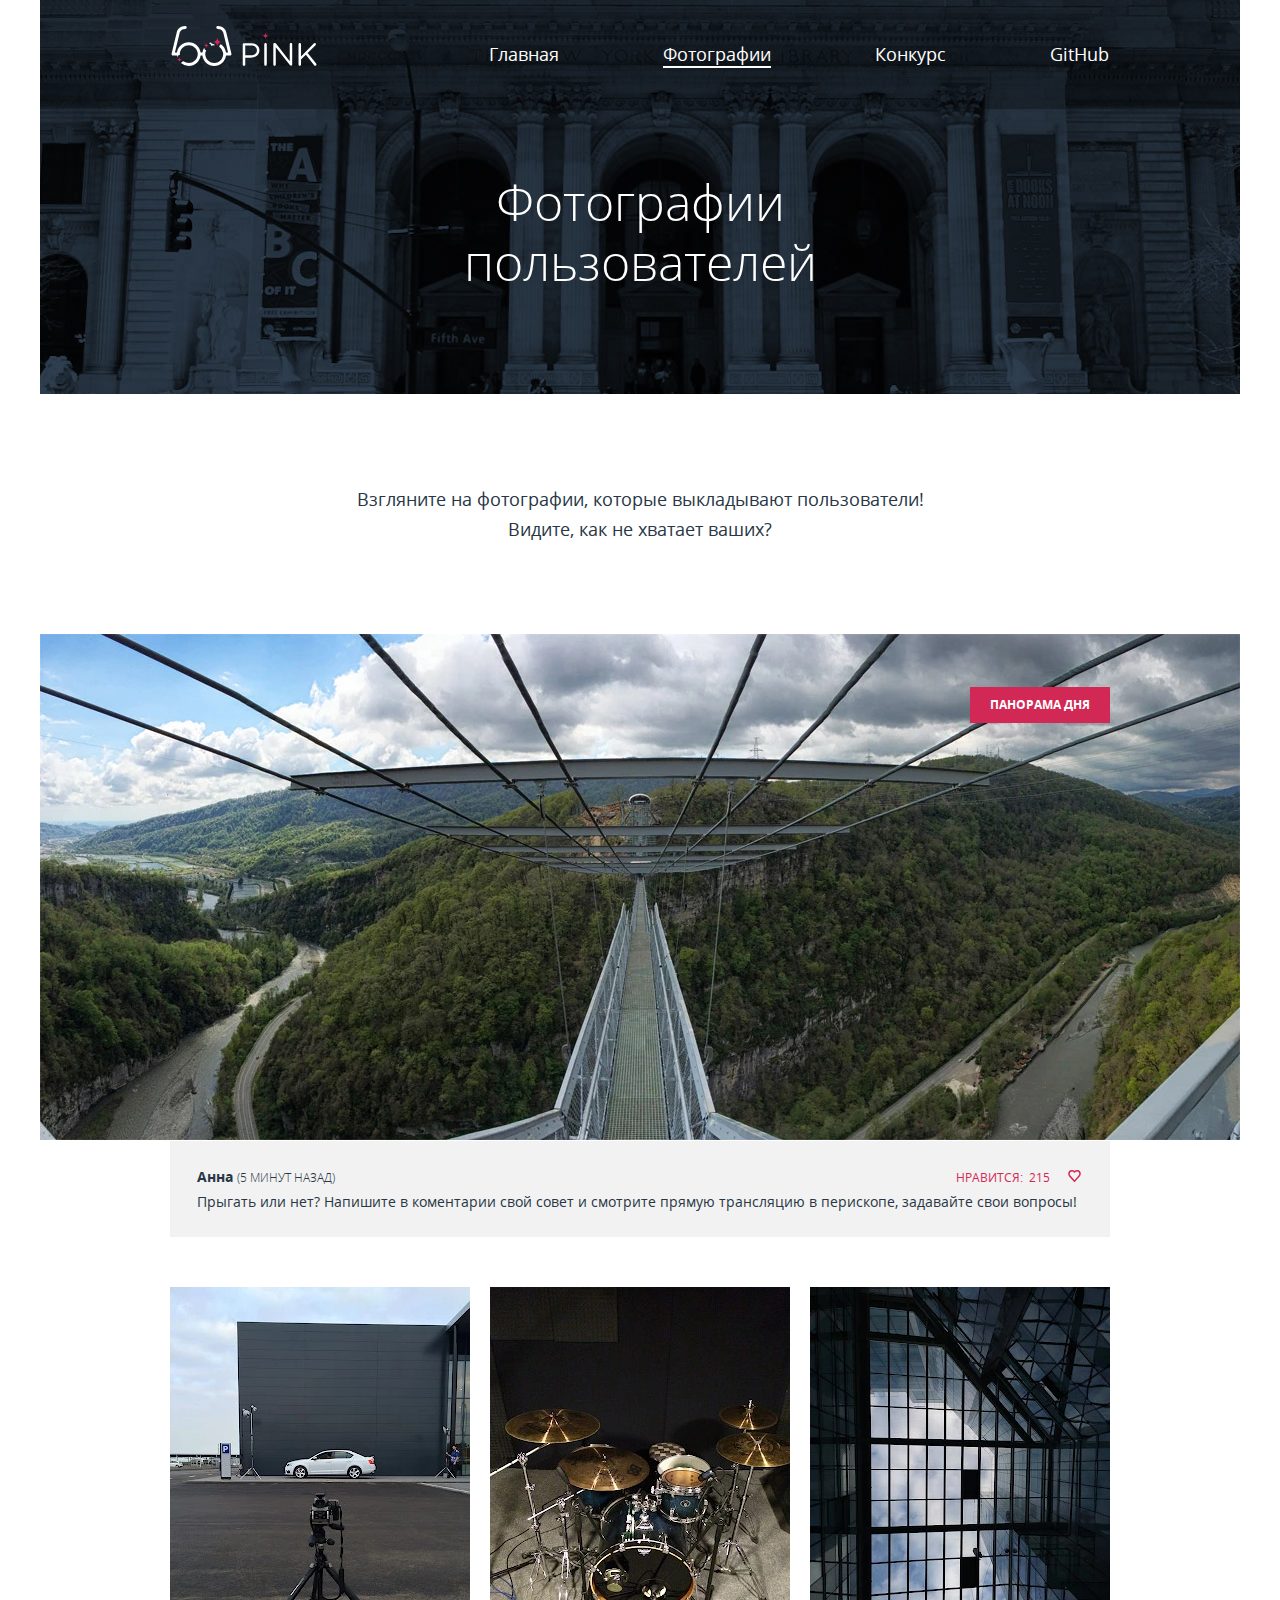
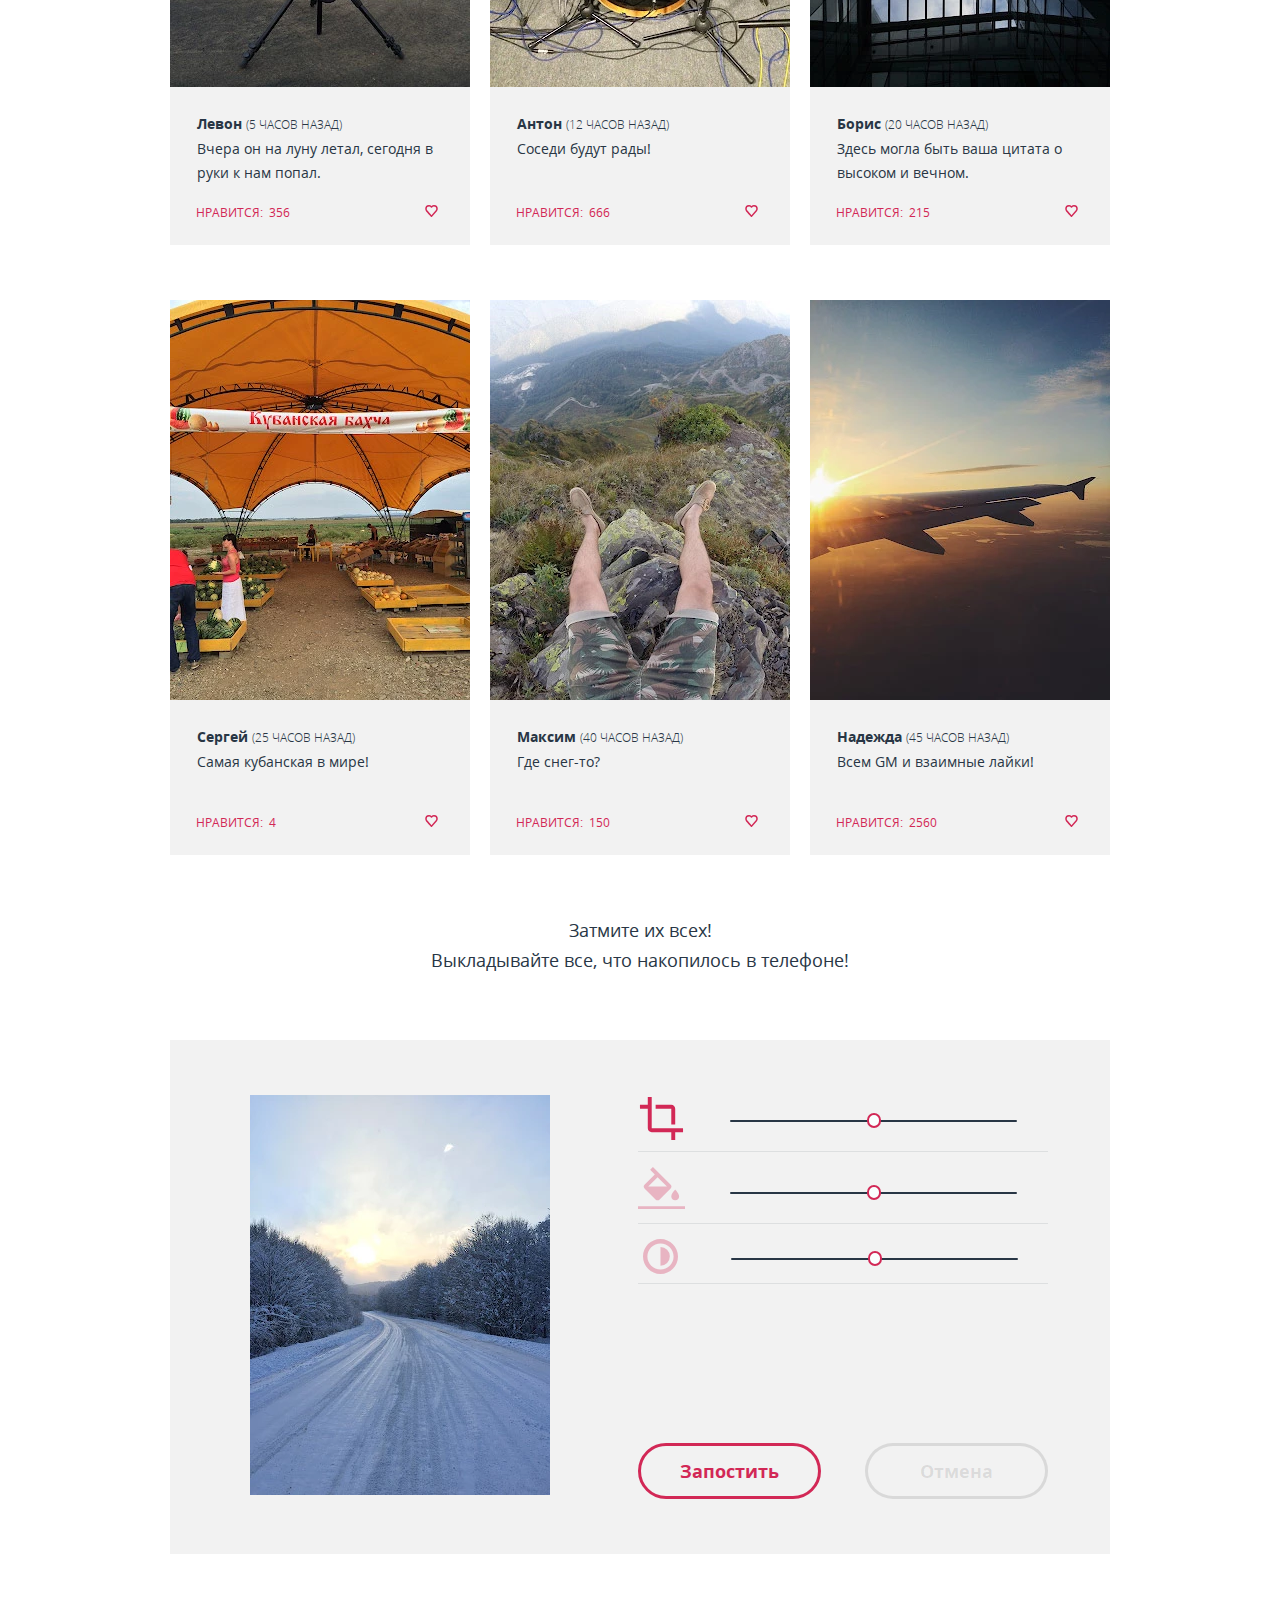
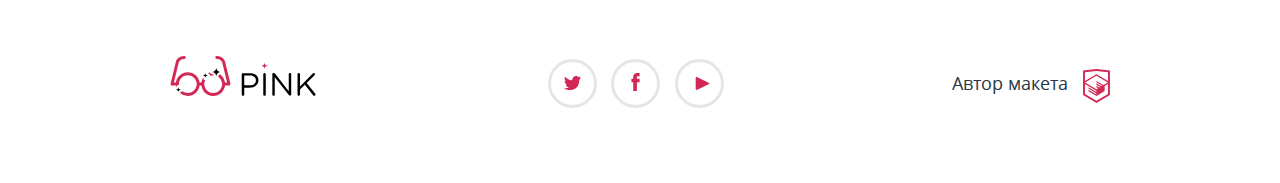
<file: photo.html>
<!DOCTYPE html><html lang="ru"><head><meta charset="UTF-8"><meta name="viewport" content="width=device-width,initial-scale=1"><meta http-equiv="X-UA-Compatible" content="ie=edge"><meta name="description" content="Приложение поднимающее настроение"><link rel="preload" href="fonts/opensans.woff2" as="font"><link rel="preload" href="fonts/opensansbold.woff2" as="font"><link rel="preload" href="fonts/opensanslight.woff2" as="font"><link rel="stylesheet" href="css/first-style.min.css"><link rel="stylesheet" href="css/main-style.min.css" media="none" onload="if(media!='all')media='all'"><noscript><link rel="stylesheet" href="css/main-style.min.css"></noscript><title>Pink</title><script>document.createElement("picture");</script><script src="js/picturefill.min.js" async=""></script></head><body class="photo-page"><div style="display:none"><svg xmlns="http://www.w3.org/2000/svg"><symbol id="icon-editor-contrast" viewbox="-35.422 -7.96 31.92 31.92"><path d="M-19.462-3.96c6.595 0 11.96 5.365 11.96 11.96s-5.365 11.96-11.96 11.96-11.96-5.365-11.96-11.96 5.365-11.96 11.96-11.96m0-4c-8.814 0-15.96 7.145-15.96 15.96 0 8.813 7.146 15.96 15.96 15.96S-3.502 16.813-3.502 8c0-8.815-7.146-15.96-15.96-15.96z"></path><path d="M-19.462 16.331a8.519 8.519 0 0 0 8.52-8.52 8.518 8.518 0 0 0-8.52-8.519"></path></symbol><symbol id="icon-editor-crop" viewbox="0 0 48 48"><path fill="none" d="M0 0h48v48H0V0z"></path><path d="M34 30h4V14c0-2.21-1.79-4-4-4H18v4h16v16zm-20 4V2h-4v8H2v4h8v20c0 2.21 1.79 4 4 4h20v8h4v-8h8v-4H14z"></path></symbol><symbol id="icon-editor-fill" viewbox="0 0 48 48"><path fill="none" d="M0 0h48v48H0V0z"></path><path d="M33.12 17.88L15.24 0l-2.83 2.83 4.76 4.76L6.88 17.88a3 3 0 0 0 0 4.24l11 11c.58.59 1.35.88 2.12.88s1.54-.29 2.12-.88l11-11a3 3 0 0 0 0-4.24zM10.41 20L20 10.42 29.59 20H10.41zM38 23s-4 4.33-4 7c0 2.21 1.79 4 4 4s4-1.79 4-4c0-2.67-4-7-4-7zM0 40h48v3H0z"></path></symbol><symbol id="icon-logo-facebook" viewbox="0 0 8.673 18.944"><path d="M6.275 3.357h2.398V0H5.795C2.656.181 1.54 2.387 1.948 6.115H0v3.517h1.958v9.312h3.837V9.632h2.857V6.115H5.786c-.021-1.045-.036-2.406.489-2.758z"></path></symbol><symbol id="icon-logo-htmlacademy" viewbox="0 0 26.943 34.09"><path d="M13.62.017L13.472 0 0 1.412v24.661l13.472 8.017 13.43-7.99.042-.026V1.412L13.62.017zm11.399 12.11L13.495 5.334l-.001-.104-.087.05-.088-.056v.109L1.925 12.118V3.147l11.547-1.212 11.547 1.212v8.98zm-11.614-5.34L24.923 13.5l-4.479 2.64-7.093-4.221-.013 1.415 5.904 3.513-.86.507-5.031-2.992-.013 1.415 3.827 2.275-.782.523-3.032-1.787-.013 1.413 1.852 1.091-1.8 1.081-11.356-6.751 11.371-6.835zm-11.48 8.34l11.411 6.791.015 1.044-7.941-4.728-.015 1.416 7.979 4.796.017 1.076-7.972-4.741-.013 1.415 8.021 4.821.045.026 8.143-4.872v-1.268l-.011-.148v-3.761l3.415-2.036v10.02L13.472 31.85 1.925 24.979v-9.852z"></path></symbol><symbol id="icon-logo-pink-blue-desktop" viewbox="0 0 146.3 40.375"><path d="M71.874 18.661c0-.708.58-1.288 1.256-1.288h7.18c5.087 0 8.436 2.704 8.436 7.146v.063c0 4.86-4.057 7.373-8.854 7.373h-5.475v6.825c0 .708-.58 1.287-1.289 1.287-.676 0-1.256-.58-1.256-1.287l.002-20.119zm8.114 10.98c3.734 0 6.182-1.996 6.182-4.959v-.062c0-3.221-2.414-4.894-6.053-4.894h-5.699v9.917h5.57v-.002zM93.603 18.5c0-.708.579-1.288 1.255-1.288.709 0 1.288.58 1.288 1.288v20.283a1.29 1.29 0 0 1-1.288 1.287c-.676 0-1.255-.579-1.255-1.287V18.5zm9.141.032c0-.676.58-1.256 1.256-1.256h.354c.58 0 .935.29 1.288.74l13.684 17.45V18.468c0-.676.547-1.256 1.256-1.256.676 0 1.225.58 1.225 1.256v20.349c0 .677-.48 1.19-1.158 1.19h-.129c-.548 0-.936-.321-1.318-.772l-13.976-17.867v17.449c0 .677-.547 1.257-1.257 1.257-.676 0-1.223-.58-1.223-1.257V18.532h-.002zm25.429-.032c0-.708.58-1.288 1.257-1.288.708 0 1.286.58 1.286 1.288v12.331l12.848-13.168c.29-.257.579-.451.998-.451.676 0 1.225.612 1.225 1.256 0 .354-.162.644-.42.901l-7.984 7.92 8.564 10.561c.225.291.354.547.354.936 0 .676-.577 1.288-1.285 1.288-.482 0-.807-.259-1.03-.58l-8.401-10.464-4.863 4.861v4.895a1.29 1.29 0 0 1-1.286 1.288c-.677 0-1.257-.58-1.257-1.288V18.5h-.006z"></path><path fill="#D22856" d="M98.498 9.875a3.623 3.623 0 0 1-3.623-3.624 3.625 3.625 0 0 1-3.625 3.624 3.625 3.625 0 0 1 3.625 3.624 3.623 3.623 0 0 1 3.623-3.624z"></path><g fill="#D22856"><path d="M43.094 19.313c.246 0 .489.014.73.033a2.491 2.491 0 0 0-2.136-1.221 1.994 1.994 0 0 1-1.884-1.354c-.727.208-1.425.482-2.089.816.062.017.122.038.188.038a2 2 0 0 1 2 2c0 .096-.015.188-.028.281 1-.382 2.084-.593 3.219-.593z"></path><path d="M60.462 28.016L55.287 6.651C54.926 4.303 52.694 0 46.688 0a1.5 1.5 0 1 0 0 3c4.856 0 5.575 3.729 5.639 4.143l4.767 19.701h-2.073c-.445-3.557-2.453-6.628-5.305-8.522a2.503 2.503 0 0 0-1.529 2.303c0 .088-.015.171-.026.256a9.034 9.034 0 0 1 3.829 5.965c.082.488.135.987.135 1.5 0 .512-.053 1.012-.135 1.5-.716 4.271-4.421 7.53-8.896 7.53-4.475 0-8.181-3.259-8.896-7.53a9.035 9.035 0 0 1-.135-1.5c0-.513.053-1.012.135-1.5a8.945 8.945 0 0 1 .808-2.484 1.994 1.994 0 0 1-1.852-1.984.739.739 0 0 0-.192-.488 11.95 11.95 0 0 0-1.795 4.957h-1.82c-.741-5.927-5.802-10.531-11.927-10.531S6.235 20.917 5.493 26.844H3.42L8.187 7.143C8.25 6.729 8.97 3 13.826 3a1.5 1.5 0 1 0 0-3C7.82 0 5.588 4.303 5.227 6.651L.052 28.016c-.266 1.109.531 1.826 1.426 1.826.012 0 .023.004.036.004h3.982c.079.629.215 1.237.387 1.831a.726.726 0 0 0 .102-.354 2 2 0 0 1 2-2c.166 0 .324.024.478.062a8.337 8.337 0 0 1-.074-1.042c0-.512.053-1.011.135-1.5.715-4.271 4.421-7.531 8.896-7.531s8.18 3.26 8.896 7.531c.082.489.135.988.135 1.5s-.053 1.012-.135 1.5c-.715 4.272-4.421 7.531-8.896 7.531a8.959 8.959 0 0 1-5.386-1.794c-.35.302-.8.491-1.299.491a.75.75 0 0 0-.749.748c0 .289-.065.563-.176.812a11.94 11.94 0 0 0 7.614 2.743c6.125 0 11.185-4.604 11.927-10.529h1.814c.742 5.926 5.802 10.529 11.927 10.529s11.186-4.604 11.927-10.529H59c.012 0 .023-.005.036-.005.895.002 1.692-.715 1.426-1.824z"></path></g><path d="M50.686 16.125a4.499 4.499 0 0 1-4.499-4.499 4.499 4.499 0 0 1-4.499 4.499 4.499 4.499 0 0 1 4.499 4.499 4.498 4.498 0 0 1 4.499-4.499zm-12.782 3.501a2.748 2.748 0 0 1-2.749-2.749 2.748 2.748 0 0 1-2.749 2.749 2.747 2.747 0 0 1 2.749 2.749 2.748 2.748 0 0 1 2.749-2.749zm-27.17 14.446a2.748 2.748 0 0 1-2.749-2.75c0 1.52-1.23 2.75-2.749 2.75a2.747 2.747 0 0 1 2.749 2.748 2.748 2.748 0 0 1 2.749-2.748z"></path></symbol><symbol id="icon-logo-pink-blue-mobile" viewbox="0 0 146.3 40.375"><path d="M71.874 18.661c0-.708.58-1.288 1.256-1.288h7.18c5.087 0 8.436 2.704 8.436 7.146v.063c0 4.86-4.057 7.373-8.854 7.373h-5.475v6.825c0 .708-.58 1.287-1.289 1.287-.676 0-1.256-.58-1.256-1.287l.002-20.119zm8.114 10.98c3.734 0 6.182-1.996 6.182-4.959v-.062c0-3.221-2.414-4.894-6.053-4.894h-5.699v9.917h5.57v-.002zM93.603 18.5c0-.708.579-1.288 1.255-1.288.709 0 1.288.58 1.288 1.288v20.283a1.29 1.29 0 0 1-1.288 1.287c-.676 0-1.255-.579-1.255-1.287V18.5zm9.141.032c0-.676.58-1.256 1.256-1.256h.354c.58 0 .935.29 1.288.74l13.684 17.45V18.468c0-.676.547-1.256 1.256-1.256.676 0 1.225.58 1.225 1.256v20.349c0 .677-.48 1.19-1.158 1.19h-.129c-.548 0-.936-.321-1.318-.772l-13.976-17.867v17.449c0 .677-.547 1.257-1.257 1.257-.676 0-1.223-.58-1.223-1.257V18.532h-.002zm25.429-.032c0-.708.58-1.288 1.257-1.288.708 0 1.286.58 1.286 1.288v12.331l12.848-13.16c.29-.257.579-.451.998-.451.676 0 1.225.612 1.225 1.256 0 .354-.162.644-.42.901l-7.984 7.92 8.564 10.561c.225.291.354.547.354.936 0 .676-.577 1.288-1.285 1.288-.482 0-.807-.259-1.03-.58l-8.401-10.464-4.863 4.861v4.895a1.29 1.29 0 0 1-1.286 1.288c-.677 0-1.257-.58-1.257-1.288V18.5h-.006z"></path><path fill="#D22856" d="M60.462 28.016L55.287 6.651C54.926 4.303 52.694 0 46.688 0a1.5 1.5 0 1 0 0 3c4.856 0 5.575 3.729 5.639 4.143l4.767 19.701h-2.073c-.742-5.927-5.802-10.531-11.927-10.531s-11.186 4.604-11.927 10.531h-1.82c-.741-5.927-5.802-10.531-11.927-10.531S6.235 20.917 5.493 26.844H3.42L8.187 7.143C8.25 6.729 8.97 3 13.826 3a1.5 1.5 0 1 0 0-3C7.82 0 5.588 4.303 5.227 6.651L.052 28.016c-.266 1.109.531 1.826 1.426 1.826.012 0 .023.004.036.004h3.982c.741 5.926 5.802 10.53 11.927 10.53s11.185-4.604 11.927-10.53h1.814c.742 5.926 5.802 10.53 11.927 10.53s11.186-4.604 11.927-10.53H59c.012 0 .023-.004.036-.004.895 0 1.692-.717 1.426-1.826zm-34.147 1.828c-.715 4.272-4.421 7.531-8.896 7.531s-8.18-3.259-8.896-7.531c-.082-.488-.135-.988-.135-1.5s.053-1.011.135-1.5c.715-4.271 4.421-7.531 8.896-7.531s8.18 3.26 8.896 7.531c.082.489.135.988.135 1.5s-.053 1.011-.135 1.5zm25.675 0c-.716 4.272-4.421 7.531-8.896 7.531-4.475 0-8.181-3.259-8.896-7.531-.082-.488-.135-.988-.135-1.5s.053-1.011.135-1.5c.716-4.271 4.421-7.531 8.896-7.531 4.475 0 8.181 3.26 8.896 7.531.082.489.135.988.135 1.5s-.053 1.011-.135 1.5z"></path></symbol><symbol id="icon-logo-pink-white-desktop" viewbox="0 0 146.3 40.375"><path d="M71.874 18.661c0-.708.58-1.288 1.256-1.288h7.18c5.087 0 8.436 2.704 8.436 7.146v.064c0 4.861-4.057 7.373-8.854 7.373h-5.475v6.825c0 .708-.58 1.288-1.288 1.288-.676 0-1.256-.58-1.256-1.288v-20.12zm8.114 10.98c3.734 0 6.182-1.996 6.182-4.959v-.063c0-3.22-2.414-4.894-6.053-4.894h-5.699v9.917h5.57v-.001zM93.603 18.5c0-.708.579-1.288 1.255-1.288.709 0 1.288.58 1.288 1.288v20.283a1.29 1.29 0 0 1-1.288 1.287c-.676 0-1.255-.579-1.255-1.287V18.5zm9.141.032c0-.676.58-1.256 1.256-1.256h.354c.58 0 .935.29 1.288.74l13.684 17.45V18.468c0-.676.547-1.256 1.256-1.256.676 0 1.224.58 1.224 1.256v20.349c0 .676-.481 1.19-1.158 1.19h-.129c-.548 0-.935-.321-1.319-.772l-13.975-17.868v17.45c0 .676-.547 1.256-1.256 1.256-.676 0-1.223-.58-1.223-1.256V18.532h-.002zm25.429-.032c0-.708.58-1.288 1.257-1.288.708 0 1.286.58 1.286 1.288v12.331l12.848-13.168c.29-.257.579-.451.998-.451.676 0 1.225.612 1.225 1.256 0 .354-.162.644-.42.901l-7.984 7.92 8.564 10.561c.225.291.354.547.354.935 0 .676-.578 1.288-1.286 1.288-.483 0-.806-.258-1.03-.58l-8.402-10.463-4.863 4.861v4.894a1.29 1.29 0 0 1-1.286 1.288c-.677 0-1.257-.58-1.257-1.288V18.5h-.004z"></path><path fill="#D22856" d="M98.498 9.875a3.623 3.623 0 0 1-3.623-3.624 3.625 3.625 0 0 1-3.625 3.624 3.625 3.625 0 0 1 3.625 3.624 3.623 3.623 0 0 1 3.623-3.624z"></path><path d="M43.094 19.313c.246 0 .489.014.73.033a2.491 2.491 0 0 0-2.136-1.221 1.994 1.994 0 0 1-1.884-1.354c-.727.208-1.425.482-2.089.816.062.017.122.038.188.038a2 2 0 0 1 2 2c0 .096-.015.188-.028.281 1-.382 2.084-.593 3.219-.593z"></path><path d="M60.462 28.016L55.287 6.651C54.926 4.303 52.694 0 46.688 0a1.5 1.5 0 1 0 0 3c4.856 0 5.575 3.729 5.639 4.143l4.767 19.701h-2.073c-.445-3.557-2.453-6.628-5.305-8.522a2.503 2.503 0 0 0-1.529 2.303c0 .088-.015.171-.026.256a9.034 9.034 0 0 1 3.829 5.964c.082.489.135.988.135 1.5s-.053 1.012-.135 1.5c-.716 4.272-4.421 7.531-8.896 7.531-4.475 0-8.181-3.259-8.896-7.531-.082-.488-.135-.988-.135-1.5s.053-1.011.135-1.5a8.949 8.949 0 0 1 .808-2.483 1.995 1.995 0 0 1-1.852-1.985.743.743 0 0 0-.192-.489 11.954 11.954 0 0 0-1.795 4.958h-1.82c-.741-5.927-5.802-10.531-11.927-10.531S6.235 20.917 5.493 26.844H3.42L8.187 7.143C8.25 6.729 8.97 3 13.826 3a1.5 1.5 0 1 0 0-3C7.82 0 5.588 4.303 5.227 6.651L.052 28.016c-.266 1.109.531 1.826 1.426 1.826.012 0 .023.004.036.004h3.982c.079.628.215 1.237.387 1.831a.726.726 0 0 0 .102-.354 2 2 0 0 1 2-2c.166 0 .324.025.478.063a8.337 8.337 0 0 1-.074-1.042c0-.512.053-1.011.135-1.5.715-4.271 4.421-7.531 8.896-7.531s8.18 3.26 8.896 7.531c.082.489.135.988.135 1.5s-.053 1.012-.135 1.5c-.715 4.272-4.421 7.531-8.896 7.531a8.959 8.959 0 0 1-5.386-1.794c-.35.302-.8.491-1.299.491a.75.75 0 0 0-.749.748c0 .29-.065.564-.176.812a11.94 11.94 0 0 0 7.614 2.743c6.125 0 11.185-4.604 11.927-10.53h1.814c.742 5.926 5.802 10.53 11.927 10.53s11.186-4.604 11.927-10.53H59c.012 0 .023-.004.036-.004.895.001 1.692-.716 1.426-1.825z"></path><path fill="#D22856" d="M50.686 16.125a4.499 4.499 0 0 1-4.499-4.499 4.499 4.499 0 0 1-4.499 4.499 4.499 4.499 0 0 1 4.499 4.499 4.498 4.498 0 0 1 4.499-4.499zm-12.782 3.501a2.748 2.748 0 0 1-2.749-2.749 2.748 2.748 0 0 1-2.749 2.749 2.747 2.747 0 0 1 2.749 2.749 2.748 2.748 0 0 1 2.749-2.749zm-27.17 14.446a2.748 2.748 0 0 1-2.749-2.75c0 1.52-1.23 2.75-2.749 2.75a2.747 2.747 0 0 1 2.749 2.748 2.748 2.748 0 0 1 2.749-2.748z"></path></symbol><symbol id="icon-logo-pink-white-mobile" viewbox="0 0 74.426 22.859"><path d="M0 1.449C0 .741.58.161 1.256.161h7.18c5.087 0 8.436 2.704 8.436 7.147v.064c0 4.861-4.057 7.373-8.854 7.373H2.544v6.825c0 .708-.58 1.288-1.288 1.288C.58 22.859 0 22.279 0 21.571V1.449zm8.114 10.979c3.734 0 6.182-1.996 6.182-4.958v-.065c0-3.22-2.415-4.894-6.054-4.894H2.544v9.917h5.57zm13.615-11.14C21.729.58 22.308 0 22.983 0c.709 0 1.288.58 1.288 1.288v20.283c0 .708-.579 1.288-1.288 1.288-.676 0-1.255-.58-1.255-1.288V1.288zm9.141.032c0-.676.579-1.256 1.256-1.256h.354c.58 0 .934.29 1.288.74l13.684 17.45V1.256A1.256 1.256 0 0 1 48.707 0c.676 0 1.223.58 1.223 1.256v20.348c0 .676-.482 1.191-1.158 1.191h-.129c-.548 0-.934-.322-1.32-.772L33.349 4.153v17.45c0 .676-.547 1.256-1.255 1.256-.677 0-1.224-.58-1.224-1.256V1.32zm25.43-.032C56.3.58 56.879 0 57.556 0c.708 0 1.287.58 1.287 1.288v12.331L71.689.451c.29-.258.58-.451.999-.451.676 0 1.224.612 1.224 1.256 0 .354-.161.644-.419.901l-7.984 7.92 8.564 10.561c.225.29.354.547.354.934 0 .676-.579 1.288-1.287 1.288-.483 0-.806-.258-1.03-.58l-8.403-10.463-4.862 4.861v4.894c0 .708-.579 1.288-1.287 1.288-.677 0-1.256-.58-1.256-1.288V1.288z"></path></symbol><symbol id="icon-logo-pink-white-tablet" viewbox="0 0 146.3 40.375"><path d="M71.874 18.661c0-.708.58-1.288 1.256-1.288h7.18c5.087 0 8.436 2.704 8.436 7.146v.064c0 4.861-4.057 7.373-8.854 7.373h-5.475v6.825c0 .708-.58 1.288-1.288 1.288-.676 0-1.256-.58-1.256-1.288v-20.12zm8.114 10.98c3.734 0 6.182-1.996 6.182-4.959v-.063c0-3.22-2.414-4.894-6.053-4.894h-5.699v9.917h5.57v-.001zM93.603 18.5c0-.708.579-1.288 1.255-1.288.709 0 1.288.58 1.288 1.288v20.283a1.29 1.29 0 0 1-1.288 1.287c-.676 0-1.255-.579-1.255-1.287V18.5zm9.141.032c0-.676.58-1.256 1.256-1.256h.354c.58 0 .935.29 1.288.74l13.684 17.45V18.468c0-.676.547-1.256 1.256-1.256.676 0 1.224.58 1.224 1.256v20.349c0 .676-.481 1.19-1.158 1.19h-.129c-.548 0-.935-.321-1.319-.772l-13.975-17.868v17.45c0 .676-.547 1.256-1.256 1.256-.676 0-1.223-.58-1.223-1.256V18.532h-.002zm25.429-.032c0-.708.58-1.288 1.257-1.288.708 0 1.286.58 1.286 1.288v12.331l12.848-13.168c.29-.257.579-.451.998-.451.676 0 1.225.612 1.225 1.256 0 .354-.162.644-.42.901l-7.984 7.92 8.564 10.561c.225.291.354.547.354.935 0 .676-.578 1.288-1.286 1.288-.483 0-.806-.258-1.03-.58l-8.402-10.463-4.863 4.861v4.894a1.29 1.29 0 0 1-1.286 1.288c-.677 0-1.257-.58-1.257-1.288V18.5h-.004zm-67.711 9.516L55.287 6.651C54.926 4.303 52.694 0 46.688 0a1.5 1.5 0 1 0 0 3c4.856 0 5.575 3.729 5.639 4.143l4.767 19.701h-2.073c-.742-5.927-5.802-10.531-11.927-10.531s-11.186 4.604-11.927 10.531h-1.82c-.741-5.927-5.802-10.531-11.927-10.531S6.235 20.917 5.493 26.844H3.42L8.187 7.143C8.25 6.729 8.97 3 13.826 3a1.5 1.5 0 1 0 0-3C7.82 0 5.588 4.303 5.227 6.651L.052 28.016c-.266 1.109.531 1.826 1.426 1.826.012 0 .023.004.036.004h3.982c.741 5.926 5.802 10.53 11.927 10.53s11.185-4.604 11.927-10.53h1.814c.742 5.926 5.802 10.53 11.927 10.53s11.186-4.604 11.927-10.53H59c.012 0 .023-.004.036-.004.895 0 1.692-.717 1.426-1.826zm-34.147 1.828c-.715 4.272-4.421 7.531-8.896 7.531-4.475 0-8.18-3.259-8.896-7.531-.082-.488-.135-.988-.135-1.5s.053-1.011.135-1.5c.715-4.271 4.421-7.531 8.896-7.531 4.475 0 8.18 3.26 8.896 7.531.082.489.135.988.135 1.5s-.053 1.011-.135 1.5zm25.675 0c-.716 4.272-4.421 7.531-8.896 7.531-4.475 0-8.181-3.259-8.896-7.531-.082-.488-.135-.988-.135-1.5s.053-1.011.135-1.5c.716-4.271 4.421-7.531 8.896-7.531 4.475 0 8.181 3.26 8.896 7.531.082.489.135.988.135 1.5s-.053 1.011-.135 1.5z"></path></symbol><symbol id="icon-logo-twitter" viewbox="0 0 17.5 14.663"><path fill-rule="evenodd" clip-rule="evenodd" d="M11.283.153c1.736-.485 3.074.263 3.685 1.151.694-.226 1.372-.47 2.072-.691-.004.841-.538 1.478-.883 1.727.704.166 1.343-.48 1.343-.48-.175.976-1.035 1.746-1.611 1.977-.239 6.592-3.272 10.956-10.382 10.823h-.46c-.422 0-4.29-.45-5.047-1.843 2.341.192 4.011-.412 4.835-1.15-.989-.293-2.761-.464-3.07-2.881.362.105.583.223 1.228.117C1.757 8.067.385 7.366.461 5.218c.294.32 1.1.523 1.381.461C1.117 5.444-.188 2.398.921.843 2.794 2.654 4.769 4.364 8.29 4.528 8.506 2.288 9.461.787 11.283.153z"></path></symbol><symbol id="icon-logo-youtube" viewbox="0 0 14.64 13.96"><path d="M1.775 13.78C.799 14.257 0 13.758 0 12.671V1.29C0 .202.799-.295 1.775.181l12.133 5.932c.975.478.975 1.258 0 1.736L1.775 13.78z"></path></symbol><symbol id="icon-menu-burger" viewbox="0 0 49.945 24.007"><path d="M1.137 0C.51 0 0 .428 0 1.01v1.981c0 .558.494 1.01 1.139 1.01H48.81c.628 0 1.138-.428 1.138-1.01V1.01c0-.558-.494-1.01-1.138-1.01H1.137zm0 10.003c-.627 0-1.137.428-1.137 1.01v1.98c0 .557.494 1.01 1.139 1.01H48.81c.628 0 1.138-.428 1.138-1.01v-1.98c0-.558-.494-1.01-1.138-1.01H1.137zm0 10.002C.51 20.005 0 20.434 0 21.016v1.981c0 .557.494 1.01 1.139 1.01H48.81c.628 0 1.138-.428 1.138-1.01v-1.981c0-.558-.494-1.011-1.138-1.011H1.137z"></path><path d="M1.137 0C.51 0 0 .428 0 1.01v1.981c0 .558.494 1.01 1.139 1.01H48.81c.628 0 1.138-.428 1.138-1.01V1.01c0-.558-.494-1.01-1.138-1.01H1.137zm0 10.003c-.627 0-1.137.428-1.137 1.01v1.98c0 .557.494 1.01 1.139 1.01H48.81c.628 0 1.138-.428 1.138-1.01v-1.98c0-.558-.494-1.01-1.138-1.01H1.137zm0 10.002C.51 20.005 0 20.434 0 21.016v1.981c0 .557.494 1.01 1.139 1.01H48.81c.628 0 1.138-.428 1.138-1.01v-1.981c0-.558-.494-1.011-1.138-1.011H1.137z"></path></symbol><symbol id="icon-menu-cross" viewbox="0 0 23.867 23.867"><path d="M15.087 11.933l8.56-8.559a.75.75 0 0 0 0-1.061L21.554.22a.747.747 0 0 0-1.06 0l-8.561 8.56L3.373.22a.771.771 0 0 0-1.061 0L.22 2.313a.75.75 0 0 0 0 1.061l8.56 8.559-8.56 8.559a.751.751 0 0 0 0 1.062l2.093 2.094a.744.744 0 0 0 1.06 0l8.561-8.56 8.56 8.56a.746.746 0 0 0 1.06 0l2.093-2.094a.751.751 0 0 0 0-1.062l-8.56-8.559z"></path></symbol></svg></div><header class="page-header"><div class="page-header__logo-btn page-header__logo-btn--no-js"><a href="index.html" aria-label="Логотип сайта Pink"><svg class="page-header__logo page-header__logo--mobile" width="75" height="24"><use xlink:href="#icon-logo-pink-white-mobile"></use></svg> <svg class="page-header__logo page-header__logo--tablet" width="146" height="40"><use xlink:href="#icon-logo-pink-white-tablet"></use></svg> </a><button type="button" class="page-header__toggler" aria-label="Открыть или Закрыть Меню"><svg class="page-header__toggler-svg--cross" width="25" height="24"><use xlink:href="#icon-menu-cross"></use></svg> <svg class="page-header__toggler-svg--burger" width="50" height="24"><use xlink:href="#icon-menu-burger"></use></svg></button></div><nav class="main-nav"><a href="index.html" aria-label="Логотип сайта Pink"><svg class="page-header__logo page-header__logo--desktop" width="146" height="40"><use xlink:href="#icon-logo-pink-white-desktop"></use></svg></a><ul class="main-nav__list"><li class="main-nav__item"><a href="index.html" class="main-nav__link">Главная</a></li><li class="main-nav__item"><a href="#" class="main-nav__link main-nav__link--active">Фотографии</a></li><li class="main-nav__item"><a href="form.html" class="main-nav__link">Конкурс</a></li><li class="main-nav__item"><a href="https://github.com/waytolax" class="main-nav__link">GitHub</a></li></ul></nav><div class="page-header__background"></div></header><main><section class="gallery"><h2 class="visually-hidden" tabindex="0">Галерея</h2><p class="gallery__promo" tabindex="0">Взгляните на фотографии, которые выкладывают пользователи! Видите, как не хватает ваших?</p><article class="gallery__item gallery__item--best"><h2 class="visually-hidden">Пост</h2><a href="#" aria-label="Фотография дня"><picture><source type="image/webp" media="(min-width: 960px)" srcset="img/desktop/panorama-desktop@1x.webp, img/desktop/panorama-desktop@2x.webp 2x"><source type="image/webp" media="(min-width: 660px)" srcset="img/tablet/panorama-tablet@1x.webp, img/tablet/panorama-tablet@2x.webp 2x"><source type="image/webp" srcset="img/mobile/panorama-mobile@1x.webp, img/mobile/panorama-mobile@2x.webp 2x"><source media="(min-width: 960px)" srcset="img/desktop/panorama-desktop@1x.jpg, img/desktop/panorama-desktop@2x.jpg 2x"><source media="(min-width: 660px)" srcset="img/tablet/panorama-tablet@1x.jpg, img/tablet/panorama-tablet@2x.jpg 2x"><img src="img/mobile/panorama-mobile@1x.jpg" srcset="img/mobile/panorama-mobile@2x.jpg 2x" alt="Фотография пользователя"></picture></a><div class="gallery__wrapper" tabindex="0"><cite class="gallery__author">Анна <span class="gallery__time">(5 минут назад)</span></cite><p class="gallery__text">Прыгать или нет? Напишите в коментарии свой совет и смотрите прямую трансляцию в перископе, задавайте свои вопросы!</p><div class="gallery__like"><button class="gallery__like-btn" id="1" type="button" name="like">нравится:</button><output class="gallery__like-output"></output></div></div></article><div class="gallery__list"><article class="gallery__item"><h2 class="visually-hidden">Пост</h2><a href="#"><picture><source type="image/webp" media="(min-width: 960px)" srcset="img/desktop/photo-car-desktop@1x.webp, img/desktop/photo-car-desktop@2x.webp 2x"><source type="image/webp" media="(min-width: 660px)" srcset="img/tablet/photo-car-tablet@1x.webp, img/tablet/photo-car-tablet@2x.webp 2x"><source type="image/webp" srcset="img/mobile/photo-car-mobile@1x.webp, img/mobile/photo-car-mobile@2x.webp 2x"><source media="(min-width: 960px)" srcset="img/desktop/photo-car-desktop@1x.jpg, img/desktop/photo-car-desktop@2x.jpg 2x"><source media="(min-width: 660px)" srcset="img/tablet/photo-car-tablet@1x.jpg, img/tablet/photo-car-tablet@2x.jpg 2x"><img src="img/mobile/photo-car-mobile@1x.jpg" srcset="img/mobile/photo-car-mobile@2x.jpg 2x" alt="Фотография пользователя"></picture></a><div class="gallery__wrapper" tabindex="0"><cite class="gallery__author">Левон <span class="gallery__time">(5 часов назад)</span></cite><p class="gallery__text">Вчера он на луну летал, сегодня в руки к нам попал.</p></div><div class="gallery__like"><button class="gallery__like-btn" id="2" type="button" name="like">нравится:</button><output class="gallery__like-output">100</output></div></article><article class="gallery__item"><h2 class="visually-hidden">Пост</h2><a href="#"><picture><source type="image/webp" media="(min-width: 960px)" srcset="img/desktop/photo-drumset-desktop@1x.webp, img/desktop/photo-drumset-desktop@2x.webp 2x"><source type="image/webp" media="(min-width: 660px)" srcset="img/tablet/photo-drumset-tablet@1x.webp, img/tablet/photo-drumset-tablet@2x.webp 2x"><source type="image/webp" srcset="img/mobile/photo-drumset-mobile@1x.webp, img/mobile/photo-drumset-mobile@2x.webp 2x"><source media="(min-width: 960px)" srcset="img/desktop/photo-drumset-desktop@1x.jpg, img/desktop/photo-drumset-desktop@2x.jpg 2x"><source media="(min-width: 660px)" srcset="img/tablet/photo-drumset-tablet@1x.jpg, img/tablet/photo-drumset-tablet@2x.jpg 2x"><img src="img/mobile/photo-drumset-mobile@1x.jpg" srcset="img/mobile/photo-drumset-mobile@2x.jpg 2x" alt="Фотография пользователя"></picture></a><div class="gallery__wrapper" tabindex="0"><cite class="gallery__author">Антон <span class="gallery__time">(12 часов назад)</span></cite><p class="gallery__text">Соседи будут рады!</p></div><div class="gallery__like"><button class="gallery__like-btn" id="3" type="button" name="like">нравится:</button><output class="gallery__like-output">100</output></div></article><article class="gallery__item"><h2 class="visually-hidden">Пост</h2><a href="#"><picture><source type="image/webp" media="(min-width: 960px)" srcset="img/desktop/photo-window-desktop@1x.webp, img/desktop/photo-window-desktop@2x.webp 2x"><source type="image/webp" media="(min-width: 660px)" srcset="img/tablet/photo-window-tablet@1x.webp, img/tablet/photo-window-tablet@2x.webp 2x"><source type="image/webp" srcset="img/mobile/photo-window-mobile@1x.webp, img/mobile/photo-window-mobile@2x.webp 2x"><source media="(min-width: 960px)" srcset="img/desktop/photo-window-desktop@1x.jpg, img/desktop/photo-window-desktop@2x.jpg 2x"><source media="(min-width: 660px)" srcset="img/tablet/photo-window-tablet@1x.jpg, img/tablet/photo-window-tablet@2x.jpg 2x"><img src="img/mobile/photo-window-mobile@1x.jpg" srcset="img/mobile/photo-window-mobile@2x.jpg 2x" alt="Фотография пользователя"></picture></a><div class="gallery__wrapper" tabindex="0"><cite class="gallery__author">Борис <span class="gallery__time">(20 часов назад)</span></cite><p class="gallery__text">Здесь могла быть ваша цитата о высоком и вечном.</p></div><div class="gallery__like"><button class="gallery__like-btn" id="4" type="button" name="like">нравится:</button><output class="gallery__like-output">100</output></div></article><article class="gallery__item"><h2 class="visually-hidden">Пост</h2><a href="#"><picture><source type="image/webp" media="(min-width: 960px)" srcset="img/desktop/photo-fair-desktop@1x.webp, img/desktop/photo-fair-desktop@2x.webp 2x"><source type="image/webp" media="(min-width: 660px)" srcset="img/tablet/photo-fair-tablet@1x.webp, img/tablet/photo-fair-tablet@2x.webp 2x"><source type="image/webp" srcset="img/mobile/photo-fair-mobile@1x.webp, img/mobile/photo-fair-mobile@2x.webp 2x"><source media="(min-width: 960px)" srcset="img/desktop/photo-fair-desktop@1x.jpg, img/desktop/photo-fair-desktop@2x.jpg 2x"><source media="(min-width: 660px)" srcset="img/tablet/photo-fair-tablet@1x.jpg, img/tablet/photo-fair-tablet@2x.jpg 2x"><img src="img/mobile/photo-fair-mobile@1x.jpg" srcset="img/mobile/photo-fair-mobile@2x.jpg 2x" alt="Фотография пользователя"></picture></a><div class="gallery__wrapper" tabindex="0"><cite class="gallery__author">Сергей <span class="gallery__time">(25 часов назад)</span></cite><p class="gallery__text">Самая кубанская в мире!</p></div><div class="gallery__like"><button class="gallery__like-btn" id="5" type="button" name="like">нравится:</button><output class="gallery__like-output">100</output></div></article><article class="gallery__item"><h2 class="visually-hidden">Пост</h2><a href="#"><picture><source type="image/webp" media="(min-width: 960px)" srcset="img/desktop/photo-pov-desktop@1x.webp, img/desktop/photo-pov-desktop@2x.webp 2x"><source type="image/webp" media="(min-width: 660px)" srcset="img/tablet/photo-pov-tablet@1x.webp, img/tablet/photo-pov-tablet@2x.webp 2x"><source type="image/webp" srcset="img/mobile/photo-pov-mobile@1x.webp, img/mobile/photo-pov-mobile@2x.webp 2x"><source media="(min-width: 960px)" srcset="img/desktop/photo-pov-desktop@1x.jpg, img/desktop/photo-pov-desktop@2x.jpg 2x"><source media="(min-width: 660px)" srcset="img/tablet/photo-pov-tablet@1x.jpg, img/tablet/photo-pov-tablet@2x.jpg 2x"><img src="img/mobile/photo-pov-mobile@1x.jpg" srcset="img/mobile/photo-pov-mobile@2x.jpg 2x" alt="Фотография пользователя"></picture></a><div class="gallery__wrapper" tabindex="0"><cite class="gallery__author">Максим <span class="gallery__time">(40 часов назад)</span></cite><p class="gallery__text">Где снег-то?</p></div><div class="gallery__like"><button class="gallery__like-btn" id="6" type="button" name="like">нравится:</button><output class="gallery__like-output">100</output></div></article><article class="gallery__item"><h2 class="visually-hidden">Пост</h2><a href="#"><picture><source type="image/webp" media="(min-width: 960px)" srcset="img/desktop/photo-wing-desktop@1x.webp, img/desktop/photo-wing-desktop@2x.webp 2x"><source type="image/webp" media="(min-width: 660px)" srcset="img/tablet/photo-wing-tablet@1x.webp, img/tablet/photo-wing-tablet@2x.webp 2x"><source type="image/webp" srcset="img/mobile/photo-wing-mobile@1x.webp, img/mobile/photo-wing-mobile@2x.webp 2x"><source media="(min-width: 960px)" srcset="img/desktop/photo-wing-desktop@1x.jpg, img/desktop/photo-wing-desktop@2x.jpg 2x"><source media="(min-width: 660px)" srcset="img/tablet/photo-wing-tablet@1x.jpg, img/tablet/photo-wing-tablet@2x.jpg 2x"><img src="img/mobile/photo-wing-mobile@1x.jpg" srcset="img/mobile/photo-wing-mobile@2x.jpg 2x" alt="Фотография пользователя"></picture></a><div class="gallery__wrapper" tabindex="0"><cite class="gallery__author">Надежда <span class="gallery__time">(45 часов назад)</span></cite><p class="gallery__text">Всем GM и взаимные лайки!</p></div><div class="gallery__like"><button class="gallery__like-btn" id="7" type="button" name="like">нравится:</button><output class="gallery__like-output">100</output></div></article></div></section><section class="post-photo"><h2 class="visually-hidden" tabindex="0">Добавить фотографию</h2><p class="post-photo__promo">Затмите их всех!<br>Выкладывайте все, что накопилось в телефоне!</p><div class="post-photo__add-edit add-edit"><picture class="add-edit__photo" tabindex="0"><source type="image/webp" media="(min-width: 960px)" srcset="img/desktop/photo-road-desktop@1x.webp, img/desktop/photo-road-desktop@2x.webp 2x"><source type="image/webp" media="(min-width: 660px)" srcset="img/tablet/photo-road-tablet@1x.webp, img/tablet/photo-road-tablet@2x.webp 2x"><source type="image/webp" srcset="img/mobile/photo-road-mobile@1x.webp, img/mobile/photo-road-mobile@2x.webp 2x"><source media="(min-width: 960px)" srcset="img/desktop/photo-road-desktop@1x.jpg, img/desktop/photo-road-desktop@2x.jpg 2x"><source media="(min-width: 660px)" srcset="img/tablet/photo-road-tablet@1x.jpg, img/tablet/photo-road-tablet@2x.jpg 2x"><img src="img/mobile/photo-road-mobile@1x.jpg" srcset="img/mobile/photo-road-mobile@2x.jpg 2x" alt="Фотография пользователя"></picture><form class="add-edit__form" action="index.html" method="post"><ul class="add-edit__list"><li class="add-edit__item add-edit__item--active"><label for="edit-brightness" class="add-edit__label" aria-label="Яркость"><svg class="add-edit__icon" width="47" height="47"><use xlink:href="#icon-editor-crop"></use></svg></label> <input type="range" min="50" max="150" class="add-edit__input" id="edit-brightness"></li><li class="add-edit__item"><label for="edit-saturate" class="add-edit__label" aria-label="Насыщенность"><svg class="add-edit__icon" width="47" height="47"><use xlink:href="#icon-editor-fill"></use></svg></label> <input type="range" min="50" max="150" class="add-edit__input" id="edit-saturate"></li><li class="add-edit__item"><label for="edit-contrast" class="add-edit__label" aria-label="Контраст"><svg class="add-edit__icon" width="35" height="35"><use xlink:href="#icon-editor-contrast"></use></svg></label> <input type="range" min="50" max="150" class="add-edit__input" id="edit-contrast"></li></ul><div class="add-edit__btn-block"><button type="button" class="add-edit__btn">Запостить</button> <button type="button" class="add-edit__btn add-edit__btn--cancel">Отмена</button><div></div></div></form></div></section></main><footer class="page-footer"><div class="page-footer__logo"><a class="page-footer__link" href="index.html" aria-label="Логотип сайта Pink"><svg class="page-footer__svg-mobile" width="146" height="40"><use xlink:href="#icon-logo-pink-blue-mobile"></use></svg> <svg class="page-footer__svg-desktop" width="146" height="40"><use xlink:href="#icon-logo-pink-blue-desktop"></use></svg></a></div><ul class="page-footer__social social-list" tabindex="0" aria-label="Наши социальные сети"><li class="social-list__item"><a class="social-list__link social-list__link--twitter" href="https://twitter.com" aria-label="twitter"><svg width="19" height="14"><use xlink:href="#icon-logo-twitter"></use></svg></a></li><li class="social-list__item"><a class="social-list__link social-list__link--facebook" href="https://ru-ru.facebook.com" aria-label="facebook"><svg width="9" height="18"><use xlink:href="#icon-logo-facebook"></use></svg></a></li><li class="social-list__item"><a class="social-list__link social-list__link--youtube" href="https://www.youtube.com" aria-label="youtube"><svg width="15" height="13"><use xlink:href="#icon-logo-youtube"></use></svg></a></li></ul><div class="page-footer__copyright copyright"><b class="copyright__text" tabindex="0">Автор макета </b><a class="copyright__link" href="https://htmlacademy.ru/intensive/adaptive" target="_blank" aria-label="HTML Академия"><svg width="27" height="34"><use xlink:href="#icon-logo-htmlacademy"></use></svg></a></div></footer><script>var background = document.querySelector('.page-header__background');
    var isChrome = !!window.chrome && !!window.chrome.webstore;

    if (isChrome) {
        background.classList.add('webp');
    }</script><script async="" src="./js/toggler.min.js"></script><script src="./js/like-btn.min.js"></script><script src="./js/edit-photo.min.js"></script></body></html>
</file>
<file: css/first-style.min.css>
/*! normalize.css v8.0.0 | MIT License | github.com/necolas/normalize.css */
html{line-height:1.15;-webkit-text-size-adjust:100%}body{min-width:320px;max-width:1200px;margin:0 auto;font:18px/21px "Open Sans","Arial",sans-serif;color:#fff}li,ol,ul{list-style:none;margin:0;padding:0}a{text-decoration:none;background-color:transparent}h1{font-size:2em;margin:.67em 0}hr{box-sizing:content-box;height:0;overflow:visible}code,kbd,pre,samp{font:1em monospace,monospace}abbr[title]{border-bottom:0;-webkit-text-decoration:underline dotted;text-decoration:underline dotted}b,strong{font-weight:bolder}small{font-size:80%}sub,sup{font-size:75%;line-height:0;position:relative;vertical-align:baseline}sub{bottom:-.25em}sup{top:-.5em}img{border-style:none;width:100%;height:auto}button,input,optgroup,select,textarea{font-family:inherit;font-size:100%;margin:0}button,input{overflow:visible}button,select{text-transform:none}[type=button],[type=reset],[type=submit],button{-webkit-appearance:button}[type=button]::-moz-focus-inner,[type=reset]::-moz-focus-inner,[type=submit]::-moz-focus-inner,button::-moz-focus-inner{border-style:none;padding:0}[type=button]:-moz-focusring,[type=reset]:-moz-focusring,[type=submit]:-moz-focusring,button:-moz-focusring{outline:1px dotted}fieldset{padding:.35em .75em .625em}legend{color:inherit;display:table;max-width:100%;white-space:normal}progress{vertical-align:baseline}textarea{overflow:auto}[type=checkbox],[type=radio],legend{box-sizing:border-box;padding:0}[type=number]::-webkit-inner-spin-button,[type=number]::-webkit-outer-spin-button{height:auto}[type=search]{-webkit-appearance:textfield;outline-offset:-2px}[type=search]::-webkit-search-decoration{-webkit-appearance:none}::-webkit-file-upload-button{-webkit-appearance:button;font:inherit}details{display:block}summary{display:list-item}.main-page .page-footer,[hidden],template{display:none}@font-face{font-family:"Open Sans";src:url(../fonts/opensansbold.woff2) format("woff2"),url(../fonts/opensansbold.woff) format("woff");font-weight:700;font-style:normal;font-display:swap}@font-face{font-family:"Open Sans";src:url(../fonts/opensans.woff2) format("woff2"),url(../fonts/opensans.woff) format("woff");font-weight:400;font-style:normal;font-display:swap}@font-face{font-family:"Open Sans";src:url(../fonts/opensanslight.woff2) format("woff2"),url(../fonts/opensanslight.woff) format("woff");font-weight:300;font-style:normal;font-display:swap}.main-page{background-color:#f2f2f2}.visually-hidden{position:absolute;overflow:hidden;clip:rect(0 0 0 0);height:1px;width:1px;margin:-1px;padding:0;border:0}.page-header{position:relative;background-color:#283645}.page-header__logo-btn{position:absolute;z-index:1;width:100%;box-sizing:border-box;display:flex;justify-content:space-between;align-items:baseline;padding:20px 13px 20px 20px;background-color:rgba(0,0,0,.3)}.page-header__logo{fill:#fff;margin-right:80px}.page-header__logo:hover{fill:#d22856}.page-header__logo:active{fill:#fff;opacity:.5}.page-header__logo--desktop,.page-header__logo--tablet{display:none}.page-header__toggler{background-color:transparent;border:0;cursor:pointer;fill:#fff}.page-header__background,.page-header__background.webp{background-position:left 180px,center 0;background-size:auto 280px,320px auto;background-repeat:no-repeat,no-repeat}.page-header__background{position:relative;min-height:460px;background-image:url(../img/mobile/iphone-hand-mobile@1x.png),url(../img/mobile/bg-back-mobile@1x.jpg)}.page-header__background.webp{background-image:url(../img/mobile/iphone-hand-mobile@1x.webp),url(../img/mobile/bg-back-mobile@1x.webp)}.form-page .page-header__background,.photo-page .page-header__background{min-height:240px;background-image:url(../img/mobile/bg-back-mobile@1x.jpg);background-repeat:no-repeat;background-position:center 0;background-size:320px auto}.form-page .page-header__background.webp,.photo-page .page-header__background.webp{background-image:url(../img/mobile/bg-back-mobile@1x.webp);background-repeat:no-repeat;background-position:center 0;background-size:320px auto}.form-page .page-header__background::before,.photo-page .page-header__background::before{position:absolute;top:100px;left:50%;-webkit-transform:translateX(-50%);transform:translateX(-50%);font-size:24px;font-weight:300;line-height:28px;text-align:center}.photo-page .page-header__background::before{content:"Фотографии пользователей";min-width:170px}.form-page .page-header__background::before{content:"Конкурс на самое безбашенное путешествие с Пинк";min-width:230px}.page-header__logo-btn--no-js button,.page-header__logo-btn--opened .page-header__toggler-svg--burger,.page-header__toggler-svg--cross{display:none}.page-header__logo-btn--no-js+.main-nav,.page-header__logo-btn--opened .page-header__toggler-svg--cross{display:block}.page-header__logo-btn--no-js,.page-header__logo-btn--opened{position:static;border-bottom:1px solid rgba(0,0,0,.99);background-color:#283645}.page-header__logo-btn--no-js~.page-header__background,.page-header__logo-btn--opened~.page-header__background{background-position:left 110px,center -70px;min-height:394px}.form-page .page-header__logo-btn--no-js~.page-header__background,.form-page .page-header__logo-btn--opened~.page-header__background,.photo-page .page-header__logo-btn--no-js~.page-header__background,.photo-page .page-header__logo-btn--opened~.page-header__background{background-position:center -70px;min-height:170px}.form-page .page-header__logo-btn--no-js~.page-header__background::before,.form-page .page-header__logo-btn--opened~.page-header__background::before,.photo-page .page-header__logo-btn--no-js~.page-header__background::before,.photo-page .page-header__logo-btn--opened~.page-header__background::before{top:32px}.page-header__toggler-svg--burger:hover,.page-header__toggler-svg--cross:hover{fill:#d22856}.page-header__toggler-svg--burger:active,.page-header__toggler-svg--cross:active{opacity:.5}.main-nav{display:none}.main-nav__list{display:flex;flex-direction:column}.main-nav__item{padding:15px 5px;border-top:1px solid rgba(72,84,97,.99);border-bottom:1px solid rgba(0,0,0,.99);background-color:#283645;text-align:center;font-weight:700;line-height:32px;text-transform:uppercase}.main-nav__link{position:relative;color:#fff}.main-nav--opened{display:block}.main-nav__link:not(.main-nav__link--active):hover{color:#d22856}.main-nav__link:not(.main-nav__link--active):active{color:#d22856;opacity:.5}.main-nav__link--active{border-bottom:2px solid #fff}.app-download{display:flex;flex-direction:column;background-color:#1d2631}.app-download__slogan{display:none;padding:0 50px;margin:0;color:#fff;font-size:40px;line-height:48px;font-weight:300;text-align:center}.app-download__button{padding:15px 20px;margin:30px 20px 18px;border:3px solid #fff;border-radius:35px;color:#fff;font-weight:700;line-height:18px;text-align:center;white-space:nowrap}.app-download__button:hover{background-color:#fff;color:#d22856}.app-download__button:active{color:rgba(210,40,86,.3)}.app-download__info{margin:10px 16px 30px;text-align:center;font-size:14px;font-weight:300;line-height:24px}.icon-list{display:flex;flex-wrap:wrap;justify-content:space-around;margin:0 40px;align-items:baseline}.icon-list__item{margin:10px auto}.icon-list__item:hover{-webkit-transform:scale(1.1);transform:scale(1.1);transition:all .5s}@media (-webkit-min-device-pixel-ratio:1.5),(min-resolution:144dpi),(min-resolution:1.5dppx){.page-header__background{background-image:url(../img/mobile/iphone-hand-mobile@2x.png),url(../img/mobile/bg-back-mobile@2x.jpg);background-size:auto 288px,auto 462px}.form-page .page-header__background,.photo-page .page-header__background{background-image:url(../img/mobile/bg-back-mobile@2x.jpg);background-size:auto 462px}.page-header__background.webp{background-image:url(../img/mobile/iphone-hand-mobile@2x.webp),url(../img/mobile/bg-back-mobile@2x.webp);background-size:auto 288px,auto 462px}.form-page .page-header__background.webp,.photo-page .page-header__background.webp{background-image:url(../img/mobile/bg-back-mobile@2x.webp);background-size:auto 462px}}@media (min-width:660px){.page-header__logo--mobile{display:none}.page-header__logo--tablet{display:block}.page-header__logo-btn{padding-top:27px;padding-bottom:41px}.page-header__background,.page-header__background.webp{background-size:auto 545px,auto 729px;background-position:center 164px,center -20px}.page-header__background{min-height:709px;background-image:url(../img/tablet/iphone-hand-tablet@1x.png),url(../img/tablet/bg-back-tablet@1x.jpg)}.page-header__background.webp{background-image:url(../img/tablet/iphone-hand-tablet@1x.webp),url(../img/tablet/bg-back-tablet@1x.webp)}.form-page .page-header__background,.photo-page .page-header__background{min-height:440px;background-image:url(../img/tablet/bg-back-tablet@1x.jpg);background-size:auto 729px}.form-page .page-header__background.webp,.photo-page .page-header__background.webp{background-image:url(../img/tablet/bg-back-tablet@1x.webp);background-size:auto 729px}.form-page .page-header__background::before,.photo-page .page-header__background::before{top:178px;font-size:50px;line-height:60px}.form-page .page-header__background::before{min-width:500px}.page-header__logo-btn--no-js~.page-header__background,.page-header__logo-btn--opened~.page-header__background{background-position:center 75px,center -110px;min-height:618px}.form-page .page-header__logo-btn--no-js~.page-header__background,.form-page .page-header__logo-btn--opened~.page-header__background,.photo-page .page-header__logo-btn--no-js~.page-header__background,.photo-page .page-header__logo-btn--opened~.page-header__background{background-position:center -110px;min-height:330px}.form-page .page-header__logo-btn--no-js~.page-header__background::before,.form-page .page-header__logo-btn--opened~.page-header__background::before,.photo-page .page-header__logo-btn--no-js~.page-header__background::before,.photo-page .page-header__logo-btn--opened~.page-header__background::before{top:68px}.app-download{position:absolute;bottom:95px;background-color:transparent;width:340px}.app-download__slogan{display:block}.app-download__button{margin-bottom:38px}.app-download__info{font-size:18px;margin-top:22px;margin-bottom:17px}.icon-list{margin:0 50px}}@media (min-width:660px) and (-webkit-min-device-pixel-ratio:1.5),(min-width:660px) and (min-resolution:144dpi),(min-width:660px) and (min-resolution:1.5dppx){.page-header__background{background-image:url(../img/tablet/iphone-hand-tablet@2x.png),url(../img/tablet/bg-back-tablet@2x.jpg)}.form-page .page-header__background,.photo-page .page-header__background{background-image:url(../img/tablet/bg-back-tablet@2x.jpg)}.page-header__background.webp{background-image:url(../img/tablet/iphone-hand-tablet@2x.webp),url(../img/tablet/bg-back-tablet@2x.webp)}.form-page .page-header__background.webp,.photo-page .page-header__background.webp{background-image:url(../img/tablet/bg-back-tablet@2x.webp)}}@media (min-width:960px){.page-header__logo--mobile,.page-header__logo--tablet,.page-header__logo-btn{display:none}.page-header__logo--desktop{display:block}.page-header__background,.page-header__background.webp{background-size:auto 645px,cover;background-position:right bottom,center}.page-header__background{min-height:853px;background-image:url(../img/desktop/iphone-hand-desktop@1x.png),url(../img/desktop/bg-back-desktop@1x.jpg)}.page-header__background.webp{background-image:url(../img/desktop/iphone-hand-desktop@1x.webp),url(../img/desktop/bg-back-desktop@1x.webp)}.form-page .page-header__background,.photo-page .page-header__background{min-height:394px;background-image:url(../img/desktop/bg-back-desktop@1x.jpg);background-size:auto 853px}.form-page .page-header__background.webp,.photo-page .page-header__background.webp{background-image:url(../img/desktop/bg-back-desktop@1x.webp);background-size:auto 853px}.form-page .page-header__background::before,.photo-page .page-header__background::before{top:172px}.form-page .page-header__background::before{min-width:750px}.main-nav,.main-nav__list{justify-content:space-between}.main-nav{display:flex;align-items:flex-end;position:absolute;top:0;z-index:1;width:100%;box-sizing:border-box;padding:26px 10.9% 43px;background-color:rgba(0,0,0,.3)}.main-nav__list{flex-direction:row;flex-wrap:wrap;flex-basis:620px;padding-bottom:3px}.main-nav__item{background:0 0;border:0;text-transform:none;font-size:18px;font-weight:400;line-height:18px;padding:0}.app-download{left:110px;top:218px}.app-download__slogan{font-size:50px;line-height:60px;margin-bottom:20px}.app-download__info{font-size:18px;margin-top:40px}.app-download__button{font-size:21px;margin-bottom:60px}}@media (min-width:960px) and (-webkit-min-device-pixel-ratio:1.5),(min-width:960px) and (min-resolution:144dpi),(min-width:960px) and (min-resolution:1.5dppx){.page-header__background{background-image:url(../img/desktop/iphone-hand-desktop@2x.png),url(../img/desktop/bg-back-desktop@2x.jpg)}.form-page .page-header__background,.photo-page .page-header__background{background-image:url(../img/desktop/bg-back-desktop@2x.jpg)}.page-header__background.webp{background-image:url(../img/desktop/iphone-hand-desktop@2x.webp),url(../img/desktop/bg-back-desktop@2x.webp)}.form-page .page-header__background.webp,.photo-page .page-header__background.webp{background-image:url(../img/desktop/bg-back-desktop@2x.webp)}}
</file>
<file: css/main-style.min.css>
.block-separator,.block-separator--footer{position:absolute;left:0;bottom:-31px;width:100%;z-index:1}.block-separator--footer{bottom:-35px}.controls{width:60px;display:flex;justify-content:space-between;align-items:center;margin:8px auto}.controls__item,.form__fieldset--achieve input,.form__fieldset--app input{position:absolute;overflow:hidden;clip:rect(0 0 0 0);height:1px;width:1px;margin:-1px;padding:0;border:0}.controls__item:focus+.controls__item-label{outline:1px solid #00f}.controls__item:checked+.controls__item-label{border:3px solid #283645;background-color:#fff}.controls__item-label{width:7px;height:7px;background-color:rgba(45,54,69,.3);border-radius:100%;cursor:pointer}.controls__item-label:hover{background-color:rgba(45,54,69,.6)}.controls__item-label:active{background-color:rgba(45,54,69,.2)}.controls--nojs{display:none}input[type=range].add-edit__input{-webkit-appearance:none;width:90%;margin:6.5px 0}input[type=range].add-edit__input:focus{outline:0}input[type=range].add-edit__input::-webkit-slider-runnable-track{width:100%;height:2px;cursor:pointer;background:#283645;border-radius:25px;border:0 solid #000001}input[type=range].add-edit__input::-webkit-slider-thumb{-webkit-appearance:none;margin-top:-6.5px;border:2px solid #d22856;height:15px;width:14px;border-radius:50px;background:#faffff;cursor:pointer}.add-edit__label:hover .add-edit__input::-webkit-slider-thumb,input[type=range].add-edit__input:focus::-webkit-slider-thumb,input[type=range].add-edit__input:hover::-webkit-slider-thumb{background:#d22856}input[type=range].add-edit__input:focus::-webkit-slider-runnable-track{background:#283645}input[type=range].add-edit__input::-moz-range-track{width:100%;height:2px;cursor:pointer;background:#283645;border-radius:25px;border:0 solid #000001}input[type=range].add-edit__input::-moz-range-thumb{border:2px solid #d22856;height:15px;width:14px;border-radius:50px;background:#faffff;cursor:pointer}.add-edit__label:hover .add-edit__input::-moz-range-thumb,input[type=range].add-edit__input:focus::-moz-range-thumb,input[type=range].add-edit__input:hover::-moz-range-thumb{background:#d22856}input[type=range].add-edit__input::-ms-track{width:100%;height:2px;cursor:pointer;background:0 0;border-color:transparent;color:transparent}input[type=range].add-edit__input::-ms-fill-lower{background:#283645;border:0 solid #000001;border-radius:50px}input[type=range].add-edit__input::-ms-fill-upper{background:#283645;border:0 solid #000001;border-radius:50px}input[type=range].add-edit__input::-ms-thumb{border:2px solid #d22856;height:15px!important;width:14px;border-radius:50px;background:#faffff;cursor:pointer}.add-edit__label:hover .add-edit__input::-ms-thumb,input[type=range].add-edit__input:focus::-ms-thumb,input[type=range].add-edit__input:hover::-ms-thumb{background:#d22856}input[type=range].add-edit__input:focus::-ms-fill-lower{background:#283645}input[type=range].add-edit__input:focus::-ms-fill-upper{background:#283645}.advs{position:relative;display:flex;flex-direction:column;padding-bottom:285px;color:#000;text-align:center;background-color:#f2f2f2}.advs::before{content:'';position:absolute;z-index:2;bottom:0;left:50%;-webkit-transform:translateX(-50%);transform:translateX(-50%);min-width:157px;min-height:277px;background:url(../img/mobile/iphone-screen-mobile@1x.png) no-repeat}.advs.webp::before{background:url(../img/mobile/iphone-screen-mobile@1x.webp) no-repeat}.advs__header{position:relative;width:100%;padding:40px 30px 0;box-sizing:border-box;background-color:#fff;color:#283645;font-size:24px;font-weight:300;line-height:30px}.advs__header-text{margin-bottom:30px;margin-top:0}.advs__list{display:flex;flex-direction:column;padding:80px 30px 5px;line-height:24px}.advs__item{margin-bottom:35px}.advs__title{color:#000;font-size:18px;font-weight:700;line-height:24px;margin:0}.advs__text{color:#283645;font-size:14px;font-weight:400;margin:12px 0 0}.research{display:none;position:relative;padding:95px 30px 85px 330px;background:#f2f2f2 url(../img/svg/icon-timer.svg) no-repeat 20px 60px;background-size:238px auto}.research::before{content:'24';position:absolute;display:flex;justify-content:center;align-items:center;left:38px;top:116px;box-sizing:border-box;width:202px;height:202px;padding-bottom:10px;border:14px solid #d22856;border-radius:50%;color:#d22856;font-size:96px;font-weight:700;line-height:150px}.research__title{color:#000;font-size:30px;font-weight:700;line-height:36px;margin:0}.research__more,.research__text{font-size:14px;line-height:24px;font-weight:400}.research__text{margin:10px 0;color:#283645}.research__more{color:#d22856;text-decoration:underline}.reviews{display:flex;flex-direction:column;background-color:#fff;color:#000;padding:40px 20px 30px;text-align:center;position:relative}.reviews__quotes{display:none;margin:0 auto}.reviews__btn{display:none;position:absolute;top:213px;background-color:transparent;border:0;opacity:.3;cursor:pointer}.reviews__btn--left{left:125px}.reviews__btn--right{right:125px}.reviews__btn:hover{opacity:.6}.reviews__btn--nojs{display:none}.reviews__list{position:relative;flex-basis:230px;margin-bottom:20px;box-sizing:border-box;overflow:hidden}.reviews__item{display:flex;flex-direction:column;position:absolute;width:100%;transition:all .8s;opacity:0;-webkit-transform:translateX(-100%);transform:translateX(-100%)}.reviews__item:nth-child(1){opacity:1;left:50%;-webkit-transform:translateX(-50%);transform:translateX(-50%)}.reviews__title{margin-bottom:15px;margin-top:0;font-size:18px;font-weight:700;line-height:30px}.reviews__job{display:none}.reviews__job,.reviews__text{font-size:14px;font-weight:400;line-height:30px;margin:0}.price-list{background-color:#f2f2f2;padding:90px 0 35px}.price-table{display:flex;position:relative;min-height:285px;margin-bottom:45px;border-collapse:collapse;text-transform:uppercase;white-space:nowrap;overflow:hidden}.price-table tr:nth-child(2) td{border-top:0}.price-table tr th:nth-child(2),.price-table tr th:nth-child(3){border-right:2px solid #e5e5e5}.price-table tr th:nth-child(1),.price-table tr th:nth-child(4){border-right:2px solid #283645}.price-table tr td:first-child,.price-table tr th:first-child{display:none;text-transform:none;text-align:left}.price-table th:not(:first-child){padding:20px 90px;background-color:#283645;font-size:18px;font-weight:700;line-height:30px}.price-table td,.price-table__hit::before{font-size:14px;line-height:30px;font-weight:400}.price-table td{padding:15px 20px 15px 25px;border:2px solid #e5e5e5;color:#283645;background-color:#fff}.price-table td svg{float:right}.price-table__container{position:absolute;left:50%;-webkit-transform:translateX(-50%);transform:translateX(-50%);transition:all 1s}.price-table__price{display:block;font-size:24px;font-weight:300;line-height:30px}.price-table__hit{position:relative;overflow:hidden}.price-table__hit::before{content:"Хит";position:absolute;left:-116px;top:15px;width:100%;background-color:#d22856;-webkit-transform:rotate(-45deg);transform:rotate(-45deg)}.price-table__yes{fill:#3dc644}.map{min-height:200px;width:100%;background:#eae6dd url(../img/mobile/bg-map-mobile@1x.png) no-repeat center bottom;background-size:cover}.map.webp{background-image:url(../img/mobile/bg-map-mobile@1x.webp)}.contact-us{position:relative;display:flex;flex-direction:column;padding:45px 40px 25px;background-color:#fff;color:#283645;text-align:center;font-size:24px;line-height:30px;font-weight:300}.contact-us__slogan{margin-bottom:30px;margin-top:0}.contact-us__list{display:flex;flex-direction:column;flex-wrap:wrap;justify-content:space-around}.contact-us__option{margin-bottom:15px}.contact-us__title{display:block;font-size:18px;font-weight:700}.contact-us__text{display:block;color:#d22856}.contact-us__text a{text-decoration:none;color:#d22856}.contact-us__link,.form__required sup,.popup-ie__title span{color:#d22856}.contact-us__link:hover{color:#253145;border-bottom:2px solid #253145}.contact-us__link:active{opacity:.3}.page-footer{display:flex;flex-direction:column;padding:40px 70px;box-sizing:border-box;background-color:#fff}.page-footer__logo{margin-bottom:40px;align-self:center}.page-footer__link:hover{fill:#d22856}.page-footer__link:active{fill:#000;opacity:.5}.page-footer__svg-desktop{display:none}.social-list{display:flex;justify-content:space-around;margin-bottom:40px}.social-list__item{width:49px;height:49px;padding:11px 12px;border:3px solid rgba(0,0,0,.1);border-radius:50%;box-sizing:border-box;text-align:center;cursor:pointer}.social-list__item:hover{border:3px solid #000}.social-list__item:active{opacity:.2}.social-list__link{fill:#d22856}.social-list__link--youtube{padding:5px}.copyright{display:flex;justify-content:center;align-items:center;margin-bottom:10px}.copyright__text{margin-right:15px;color:#283645;font-size:14px;font-weight:400;line-height:18px}.copyright__link{fill:#d22856}.copyright__link:hover{fill:#000}.copyright__link:active{opacity:.2}.gallery{color:#283645;font:400 14px/24px "Open Sans"}.gallery__promo{padding:45px 35px 50px;margin:0;line-height:30px;text-align:center}.gallery__list{display:flex;justify-content:space-between;flex-wrap:wrap;padding:0 20px}.gallery__item{display:flex;flex-direction:column;flex-basis:280px;flex-grow:1;margin-bottom:20px;background-color:#f2f2f2}.gallery__wrapper{padding:18px 20px 0 17px;margin-top:-6px}.gallery__item--best{position:relative;padding:0;margin-left:0;margin-right:0;background-color:#fff}.gallery__item--best .gallery__wrapper{margin-left:20px;margin-right:20px;background-color:#f2f2f2}.gallery__item--best::before{content:"ПАНОРАМА ДНЯ";position:absolute;top:0;right:20px;padding:5px 20px;background-color:#d22856;color:#fff;font-size:12px;font-weight:700;line-height:24px;text-transform:uppercase;text-align:center}.gallery__item--best .gallery__like{margin-left:0}.gallery__author{font-weight:700;font-style:normal}.gallery__time{font-size:12px;font-weight:300;text-transform:uppercase}.gallery__text{margin-top:0;margin-bottom:8px}.gallery__like{position:relative;margin-top:auto;margin-left:20px;margin-bottom:20px;padding-left:26px}.gallery__like-btn{background-color:transparent;border:0;text-transform:uppercase;cursor:pointer}.gallery__like-btn::before{content:'';position:absolute;top:7px;left:1px;height:13px;width:13px;background-image:url(../img/svg/icon-heart.svg);background-repeat:no-repeat;background-size:contain}.gallery__like-btn--liked.gallery__like-btn::before{top:5px;left:-1px;height:18px;width:18px}.gallery__like-btn:active{opacity:.5}.gallery__like-btn,.gallery__like-output{font-size:12px;color:#d22856}.post-photo__promo{margin:25px 30px 42px 25px;color:#283645;font-size:14px;font-weight:400;line-height:30px;text-align:center}.add-edit{background-color:#f2f2f2;padding:20px 22px 30px 18px}.add-edit__form{display:flex;flex-direction:column}.add-edit__list{position:relative;display:flex;justify-content:space-around;align-items:center;padding:0 20px 65px;margin:40px 0;border-bottom:1px solid #dddfe0}.add-edit__label{cursor:pointer;opacity:.3}.add-edit__item--active .add-edit__label{opacity:1;fill:#d22856}.add-edit__item:not(.add-edit__item--active) .add-edit__label:hover{opacity:.6}.add-edit__input{display:none;position:absolute;bottom:25px;left:50%;-webkit-transform:translateX(-50%);transform:translateX(-50%)}.add-edit__item--active .add-edit__input{display:block}.add-edit__btn-block{display:flex;flex-direction:column}.add-edit__btn{margin-bottom:10px;padding:16px;border:3px solid #d22856;border-radius:30px;background-color:#f2f2f2;color:#d22856;font-size:18px;font-weight:700;line-height:18px;cursor:pointer}.add-edit__btn--cancel{border-color:rgba(0,0,0,.1);color:rgba(0,0,0,.1)}.add-edit__btn:hover{color:#fff;background-color:#d22856}.add-edit__btn:active{color:rgba(255,255,255,.3)}.add-edit__btn--cancel:hover{background-color:transparent;color:rgba(0,0,0,.3);border-color:rgba(0,0,0,.3)}.add-edit__btn--cancel:active{color:rgba(255,255,255,.3);background-color:rgba(0,0,0,.3);border-color:transparent}.review-section{font-size:14px;font-weight:400}.review-section__legend{text-align:center;margin:0 auto;padding:45px 20px 35px;color:#283645;line-height:30px}.form__fieldset--contact legend,.review-section__legend--desktop{display:none}.form{display:flex;flex-direction:column}.form__fieldset{position:relative;margin:0}.form__label,.form__legend{color:#d22856;text-transform:uppercase}.form__legend{position:absolute;top:40px;left:50%;-webkit-transform:translateX(-50%);transform:translateX(-50%);min-width:220px;text-align:center;margin:0 auto;line-height:18px}.form__label{display:block;margin-left:22px;margin-bottom:5px;line-height:30px}.form__input{padding:14px 20px;margin-bottom:20px;width:100%;box-sizing:border-box;color:#283645;font-size:18px;line-height:30px;border:2px solid #e5e5e5}.form__input:hover{border-color:#283645;outline:0}.form__input:focus{border-color:#d22856;outline:0}.form__fieldset--info{padding:0 20px 25px;border:0}.form__fieldset--achieve,.form__fieldset--app{background-color:#f2f2f2;padding:115px 20px 0;border:0}.form__fieldset--achieve label,.form__fieldset--app label{position:relative;padding-left:70px;margin-bottom:52px;margin-left:0;color:#283645;font-size:18px;text-transform:none}.form__fieldset--app label{margin-bottom:45px}.form__fieldset--app{padding-top:112px}.form__fieldset--achieve label::before,.form__fieldset--app label::before{content:'';position:absolute;left:0;top:-2px;display:block;width:35px;height:35px;border:2px solid #e5e5e5;background-color:#fff}.form__fieldset--achieve label::after{content:'';display:none;position:absolute;bottom:10px;left:8px;width:22px;height:11px;border-bottom:2px solid #d22856;border-left:2px solid #d22856;-webkit-transform:rotate(-45deg);transform:rotate(-45deg)}.form__fieldset--app label::before{border-radius:50%}.form__fieldset--app label::after{content:'';position:absolute;bottom:5px;left:12px;display:none;width:15px;height:15px;border-radius:50%;background-color:#d22856}.form__fieldset--achieve input:checked+label::after,.form__fieldset--app input:checked+label::after{display:block}.form__fieldset--achieve input:hover+label::before,.form__fieldset--app input:hover+label::before{border-color:#283645}.form__fieldset--achieve input:active+label::before,.form__fieldset--achieve input:focus+label::before,.form__fieldset--app input:active+label::before,.form__fieldset--app input:focus+label::before{border-color:#d22856}.form__fieldset--contact{padding:30px 20px 25px;border:0}.form__fieldset--review{padding:75px 20px 38px;border:0}.form__fieldset--review textarea{padding:25px 20px;width:100%;border:2px solid #e5e5e5;box-sizing:border-box;color:#283645;font-size:18px;line-height:30px;resize:none}.form__button-wrapper{display:flex;flex-direction:column}.form__button{margin:0 20px 35px;padding:15px 45px;border:2px solid #2aab6d;background-color:#2aab6d;color:#fff;font-size:18px;font-weight:700;line-height:30px;text-transform:uppercase}.form__button:hover{background-color:#1c9b5e}.form__button:active{color:rgba(255,255,255,.3)}.form__button:disabled{background-color:#e5e5e5}.form__required{margin:0 0 15px;color:#283645;line-height:30px;text-transform:uppercase;text-align:center}.form-popup{display:flex;flex-direction:column;position:absolute;left:0;right:0;max-width:980px;padding-top:40px;padding-bottom:5px;margin:0 auto;text-align:center;background-color:#fff;display:none}.form-popup__title{color:#000;font-size:18px;font-weight:700;margin:0}.form-popup__text{color:#283645;line-height:24px;margin:30px 25px 40px}.form-popup__inner{display:flex;flex-direction:column;padding-top:50px;padding-bottom:15px;background-color:#f2f2f2}.form-popup--success{top:1880px}@media (-webkit-min-device-pixel-ratio:1.5),(min-resolution:144dpi),(min-resolution:1.5dppx){.advs::before{background:url(../img/mobile/iphone-screen-mobile@2x.png) no-repeat;background-size:157px auto}.advs.webp::before{background:url(../img/mobile/iphone-screen-mobile@2x.webp) no-repeat;background-size:157px auto}}@media (min-width:660px) and (-webkit-min-device-pixel-ratio:1.5),(min-width:660px) and (min-resolution:144dpi),(min-width:660px) and (min-resolution:1.5dppx){.advs::before{background:url(../img/tablet/iphone-screen-3-tablet@2x.png) no-repeat;background-size:265px auto}.advs.webp::before{background:url(../img/tablet/iphone-screen-3-tablet@2x.webp) no-repeat;background-size:265px auto}}@media (min-width:960px) and (-webkit-min-device-pixel-ratio:1.5),(min-width:960px) and (min-resolution:144dpi),(min-width:960px) and (min-resolution:1.5dppx){.advs__item::before{background-size:292px auto}.advs__item:nth-child(1)::before{background-image:url(../img/desktop/iphone-screen-1-desktop@2x.png)}.advs__item:nth-child(2)::before{background-image:url(../img/desktop/iphone-screen-2-desktop@2x.png)}.advs__item:nth-child(3)::before{background-image:url(../img/desktop/iphone-screen-3-desktop@2x.png)}.webp .advs__item:nth-child(1)::before{background-image:url(../img/desktop/iphone-screen-1-desktop@2x.webp)}.webp .advs__item:nth-child(2)::before{background-image:url(../img/desktop/iphone-screen-2-desktop@2x.webp)}.webp .advs__item:nth-child(3)::before{background-image:url(../img/desktop/iphone-screen-3-desktop@2x.webp)}}@media all and (-ms-high-contrast:none),(-ms-high-contrast:active){.form-page{overflow-x:hidden}.form__fieldset--achieve,.form__fieldset--app,.form__fieldset--contact{display:block;width:80%;margin-left:auto;margin-right:auto}.form__fieldset--contact-wrapper .form__label::before,.gallery__like,.post-photo{display:none}.gallery__item{display:block;height:100%}input[type=range].add-edit__input{min-height:20px;top:50px}}@supports (-ms-ime-align:auto){input[type=range].add-edit__input{min-height:25px;top:75px}}@-moz-document url-prefix(){.add-edit__item .add-edit__input{bottom:15px}.price-table{min-height:370px}}@media (min-width:660px){.advs{padding:0}.advs::before{left:155px;min-width:268px;min-height:480px;background:url(../img/tablet/iphone-screen-3-tablet@1x.png) no-repeat}.advs.webp::before{background:url(../img/tablet/iphone-screen-3-tablet@1x.webp) no-repeat}.advs__header{padding:45px 30px 55px;font-size:40px;line-height:50px}.advs__header-text,.form-popup__inner button{margin:0}.advs__header-text:nth-child(2){padding:0 100px}.advs__list{position:relative;min-width:47%;padding:65px 20px 5px 330px;text-align:left}.research{display:flex;flex-direction:column}.reviews__list{flex-basis:180px}.reviews__item{flex-direction:column-reverse}.reviews__title{order:1;font-size:20px;margin:0}.reviews__job{display:block}.reviews__text{order:2;margin-bottom:35px;font-size:18px}.reviews-controls{margin-top:20px}.price-list{padding-top:72px;padding-bottom:70px}.price-table{min-height:225px;margin-bottom:0}.price-table__text{display:none}.price-table__price{font-size:18px;line-height:24px}.price-table__hit::before{left:-56px;top:4px;font-size:14px;line-height:28px}.price-table tr td:first-child,.price-table tr th:first-child{display:table-cell;padding:8px 25px 8px 14px}.price-table td svg{display:block;margin:0 auto;float:none}.price-table td{padding:7px 20px}.price-table th:not(:first-child){font-size:16px;padding:10px 38px}.price-table th:nth-child(3){padding:12px 34px}.price-controls{display:none}.contact-us{padding-left:50px;padding-right:50px;padding-bottom:0}.contact-us__slogan{font-size:40px;line-height:50px;margin-bottom:40px}.contact-us__list{flex-direction:row;justify-content:space-between}.contact-us__option{width:240px;margin-bottom:45px}.contact-us__option:last-child{margin:auto auto 35px}.map{min-height:370px;background-image:url(../img/tablet/bg-map-tablet@1x.jpg)}.map.webp{background-image:url(../img/tablet/bg-map-tablet@1x.webp)}.main-page .page-footer,.page-footer{display:flex;flex-direction:row;justify-content:space-between;align-items:baseline;padding:35px 20px 40px}.main-page .page-footer__logo,.page-footer__logo{margin-bottom:0;padding-bottom:10px}.main-page .page-footer__copyright,.page-footer__copyright{margin-bottom:0}.main-page .page-footer__svg-mobile,.page-footer__svg-mobile{display:none}.main-page .page-footer__svg-desktop,.page-footer__svg-desktop{display:block}.social-list{flex-basis:189px;margin-top:6px;margin-bottom:0;margin-right:16px}.review-section__legend{padding:92px 50px 72px;font-size:18px}.review-section__legend--desktop{display:block}.form__fieldset{margin:0 20px 55px}.form__fieldset legend{display:block;position:static;-webkit-transform:none;transform:none;padding:0 30px}.form__fieldset:not(.form__fieldset--info){border:2px solid #e5e5e5;background-color:#fff;padding:45px 60px 15px}.form__fieldset:not(.form__fieldset--info) label{padding-left:57px}.form__fieldset--info{padding:0;margin:0 20px 5px}.form__fieldset--info-wrapper{display:flex;margin-bottom:35px}.form__fieldset--info .form__label{margin-top:15px;margin-right:18px;margin-left:0}.form__fieldset--app,.form__fieldset--info{order:-2}.form__fieldset.form__fieldset--contact{order:-1;padding-top:40px;padding-left:55px;padding-bottom:0}.form__fieldset--contact-wrapper{display:flex;flex-direction:column-reverse;margin-bottom:25px}.form__fieldset--contact .form__fieldset--contact-wrapper input{margin-bottom:12px;padding-right:70px}.form__fieldset--contact .form__fieldset--contact-wrapper label{position:relative;padding-left:0}.form__fieldset--contact-wrapper .form__label::before{content:'';position:absolute;top:-72px;right:2px;height:58px;width:58px;background:#e5e5e5 url(../img/svg/icon-phone.svg) no-repeat center}.form__fieldset--contact-wrapper:nth-of-type(2) .form__label::before{background-image:url(../img/svg/icon-mail.svg)}.form__fieldset--contact-wrapper:hover .form__label::before{background-size:23px 23px}.form__fieldset--contact-wrapper:nth-of-type(2):hover .form__label::before{background-size:23px 18px}.form__fieldset.form__fieldset--achieve{padding-bottom:0}.form__fieldset.form__fieldset--review{padding-top:40px;padding-bottom:40px;margin-bottom:70px}.form__fieldset--review textarea{padding:15px 15px 25px}.form__button-wrapper{flex-direction:row;justify-content:space-between}.form__button{padding:15px 55px;margin-bottom:50px}.form__required{margin-top:20px;margin-right:20px}.form-popup{width:70%;padding-top:0}.form-popup__title{font-size:30px;line-height:40px;margin:40px 78px 0}.form-popup__text{font-size:18px;margin-left:75px;margin-right:75px}.form-popup__inner{padding:50px 82px 55px}.form-popup--success{top:2270px}.gallery__promo{padding:90px 55px 75px;font-size:18px}.gallery__item{flex-basis:300px;flex-grow:1;min-height:455px}.gallery__item:not(.gallery__item--best):nth-of-type(2n+1){margin-right:20px}.gallery__item--best{padding-bottom:30px}.gallery__item--best::before{padding:6px 20px;top:58px}.gallery__item--best img{height:511px}.gallery__item--best .gallery__wrapper{display:flex;justify-content:space-between;flex-wrap:wrap;padding-top:24px;padding-left:27px;padding-bottom:15px}.gallery__item--best .gallery__text{margin-bottom:8px}.gallery__item--best .gallery__like{margin-bottom:0}.gallery__item--best .gallery__like-btn::before{right:9px;left:auto}.gallery__item--best .gallery__like-btn--liked.gallery__like-btn::before{top:5px;left:auto;right:7px}.gallery__wrapper{padding-top:24px;padding-left:27px;padding-bottom:15px}.gallery__like{padding-right:40px;padding-left:0;margin-bottom:20px;margin-top:auto}.gallery__like-btn::before{right:32px;left:auto;top:5px}.gallery__like-btn--liked.gallery__like-btn::before{right:30px;left:auto;top:3px}.gallery__text{order:1;margin-bottom:0}.post-photo__promo{margin:45px 30px 70px;font-size:18px}.add-edit{display:flex;padding-top:55px;padding-left:20px;padding-right:20px}.add-edit__photo{flex-shrink:0;flex-grow:.4}.add-edit__form{flex-grow:1;margin-left:45px}.add-edit__list{flex-direction:column;margin-top:10px;margin-bottom:45px;padding:0;border:0}.add-edit__item{min-width:41.7vw;display:flex;margin-bottom:25px;padding-bottom:20px;border-bottom:1px solid #dddfe0}.add-edit__input{display:block;position:static;background-color:#f2f2f2;-webkit-transform:none;transform:none;width:70%!important}.add-edit__icon{width:22px;height:22px;margin-right:35px;fill:#d22856}.add-edit__btn-block{min-width:41.7vw;margin:auto auto 0}.add-edit__btn{padding:16px 77px;margin-bottom:23px}}@media (min-width:960px){.advs::before,.research__title br,.reviews .controls{display:none}.advs__header{padding:65px 12% 90px;font-size:50px;line-height:60px}.advs__list{flex-direction:row;width:auto;justify-content:space-between;text-align:center;padding:345px 13.3% 50px}.advs__item{position:relative;flex-basis:240px;margin:0}.advs__item::before{content:'';position:absolute;z-index:2;top:-357px;left:50%;-webkit-transform:translateX(-50%);transform:translateX(-50%);min-width:186px;min-height:301px;background-position:center}.advs__item:nth-child(1)::before{background-image:url(../img/desktop/iphone-screen-1-desktop@1x.png)}.advs__item:nth-child(2)::before{background-image:url(../img/desktop/iphone-screen-2-desktop@1x.png)}.advs__item:nth-child(3)::before{background-image:url(../img/desktop/iphone-screen-3-desktop@1x.png)}.webp .advs__item:nth-child(1)::before{background-image:url(../img/desktop/iphone-screen-1-desktop@1x.webp)}.webp .advs__item:nth-child(2)::before{background-image:url(../img/desktop/iphone-screen-2-desktop@1x.webp)}.webp .advs__item:nth-child(3)::before{background-image:url(../img/desktop/iphone-screen-3-desktop@1x.webp)}.advs__text,.advs__title{font-size:30px;line-height:30px}.advs__text{font-size:18px;margin-top:25px}.research{padding:110px 85px 115px 495px;background-color:#f2f2f2;background-size:298px auto;background-position:130px 15px}.research::before{width:253px;height:253px;left:152px;top:85px;font-size:120px;border-width:16px}.research__text,.research__title{line-height:30px;margin-bottom:12px}.research__text{font-size:18px;margin-bottom:35px}.research__more{font-size:18px}.reviews{padding:73px 220px 35px}.reviews__btn,.reviews__quotes{display:block}.reviews__title{font-size:24px}.reviews__job{font-size:18px}.reviews__list{flex-basis:220px;margin-top:50px}.price-list{padding:140px 0 95px}.price-table{min-height:280px}.price-table__price{font-size:24px;line-height:30px}.price-table__hit::before{left:-90px;top:20px;font-size:10px;line-height:21px}.price-table tr td:first-child,.price-table tr th:first-child{padding:15px 67px 15px 20px}.price-table td{font-size:18px;padding:8px 15px}.price-table th:not(:first-child){font-size:18px;line-height:30px;padding:18px 66px 20px}.contact-us{padding:65px 120px 20px}.contact-us__slogan{font-size:50px;line-height:60px;margin-bottom:55px}.contact-us__option,.contact-us__option:last-child{margin-bottom:0}.contact-us__option:nth-child(2){order:1}.contact-us__title{margin-bottom:20px}.map{min-height:500px;background-image:url(../img/desktop/bg-map-desktop@1x.jpg)}.map.webp{background-image:url(../img/desktop/bg-map-desktop@1x.webp)}.main-page .page-footer,.page-footer{padding:70px 130px 75px}.main-page .page-footer__logo,.page-footer__logo{margin-bottom:0;padding-bottom:10px}.photo-page .page-footer{padding-top:100px}.social-list{flex-basis:190px;margin-left:20px;margin-top:5px}.copyright__text{margin-top:3px;font-size:18px}.copyright__link{margin-top:12px}.gallery__promo{width:580px;margin:0 auto;padding:90px 55px}.gallery__item--best img{height:506px}.gallery__item--best::before{top:53px;right:130px}.gallery__item--best .gallery__wrapper{margin-left:130px;margin-right:130px}.gallery__list{padding-left:130px;padding-right:130px}.gallery__item:not(.gallery__item--best){min-height:555px;margin-bottom:55px}.post-photo{padding-left:40px;padding-right:40px}.post-photo__promo{margin-top:5px;margin-bottom:65px}.add-edit{padding-left:40px;padding-right:40px;padding-bottom:55px}.add-edit__icon{width:auto;height:auto;margin-right:45px}.add-edit__list{margin-top:0}.add-edit__item{min-width:410px;padding-bottom:5px;margin-bottom:15px}.add-edit__form{flex-grow:0;margin-left:88px}.add-edit__label[for=edit-contrast]{margin-left:5px;margin-right:8px}.add-edit__btn-block{display:flex;flex-direction:row;min-width:auto;margin:auto 0 0}.add-edit__btn{flex-basis:183px;padding:16px;margin-bottom:0}.add-edit__btn:first-child{margin-right:auto}.review-section__legend{padding:92px 215px 70px}.review-section__legend--desktop{display:inline}.form{flex-direction:row;flex-wrap:wrap;padding-left:130px;padding-right:130px}.form__fieldset .form__legend{padding:0 25px}.form__fieldset--info{flex-basis:335px;margin:15px auto 0 0}.form__fieldset.form__fieldset--app{padding:50px 0;box-sizing:border-box;flex-basis:335px;height:310px;margin:0}.form__fieldset--app label{margin-left:55px}.form__fieldset.form__fieldset--contact{flex-grow:1;margin:0;padding-top:35px}.form__fieldset--contact .form__inner{display:flex;justify-content:space-between}.form__fieldset--contact-wrapper{flex-basis:375px;margin-bottom:5px}.form__fieldset.form__fieldset--achieve{flex-grow:1;margin:60px 0 55px;padding:0}.form__fieldset--achieve .form__inner{display:flex;justify-content:space-between;flex-wrap:wrap;margin:45px 10px 10px 58px}.form__fieldset--achieve label{flex-basis:200px}.form__fieldset.form__fieldset--review{width:100%;margin:0;padding-top:35px}.form__fieldset--review textarea{height:125px;padding:15px}.form__button-wrapper{flex-direction:row;justify-content:space-between;flex-grow:1;align-items:baseline}.form__button{margin:65px 20px 0 0}.form__required{margin-top:20px;margin-right:20px}.form-popup{width:80%}.form-popup--success{top:1320px}}@media (min-width:1200px){.gallery__item{flex-grow:0}.gallery__item:not(.gallery__item--best):nth-of-type(2n+1){margin-right:0}.post-photo{padding-left:130px;padding-right:130px}.add-edit{padding-left:80px;padding-right:80px}.add-edit__photo{flex-grow:0}.form__fieldset--info{flex-basis:435px;margin:15px auto 0 0}.form__fieldset.form__fieldset--app{padding:50px 0;box-sizing:border-box;flex-basis:435px;height:310px;margin:0}.form__fieldset--app label{margin-left:75px}}.popup-overlay{display:none;position:fixed;width:100%;height:100%;top:0;left:0;right:0;bottom:0;background-color:rgba(0,0,0,.3);z-index:2}.popup-ie{display:none;position:absolute;z-index:3;top:120px;left:50%;-webkit-transform:translateX(-50%);transform:translateX(-50%);flex-direction:column;width:70%;padding:40px;box-sizing:border-box;background:#f2f2f2;border-radius:20px;line-height:24px}.popup-ie__close-btn{align-self:flex-end;background-color:transparent;border:0;cursor:pointer;fill:#d22856}.popup-ie__close-btn:hover{opacity:.7}.popup-ie__close-btn:active{opacity:.4}.popup-ie__title{color:#000;text-align:center;line-height:35px}.popup-ie__text{color:#283645;text-align:center}.browser-list{margin-top:40px;margin-left:20px}.browser-list__item{position:relative;padding:20px 20px 20px 160px;border-bottom:2px solid #283645}.browser-list__item:last-child{border:0}.browser-list__item::before{content:'';position:absolute;left:0;top:30px;width:120px;height:120px}.browser-list__item:nth-child(1)::before{background:url(../img/svg/icon-chrome.svg) no-repeat}.browser-list__item:nth-child(2)::before{background:url(../img/svg/icon-firefox.svg) no-repeat}.browser-list__item:nth-child(3)::before{background:url(../img/svg/icon-edge.svg) no-repeat}.browser-list__title{margin-top:0;font-size:24px;color:#000}.browser-list__text{color:#283645}.browser-list__link{color:#d22856;text-decoration:underline}
</file>
